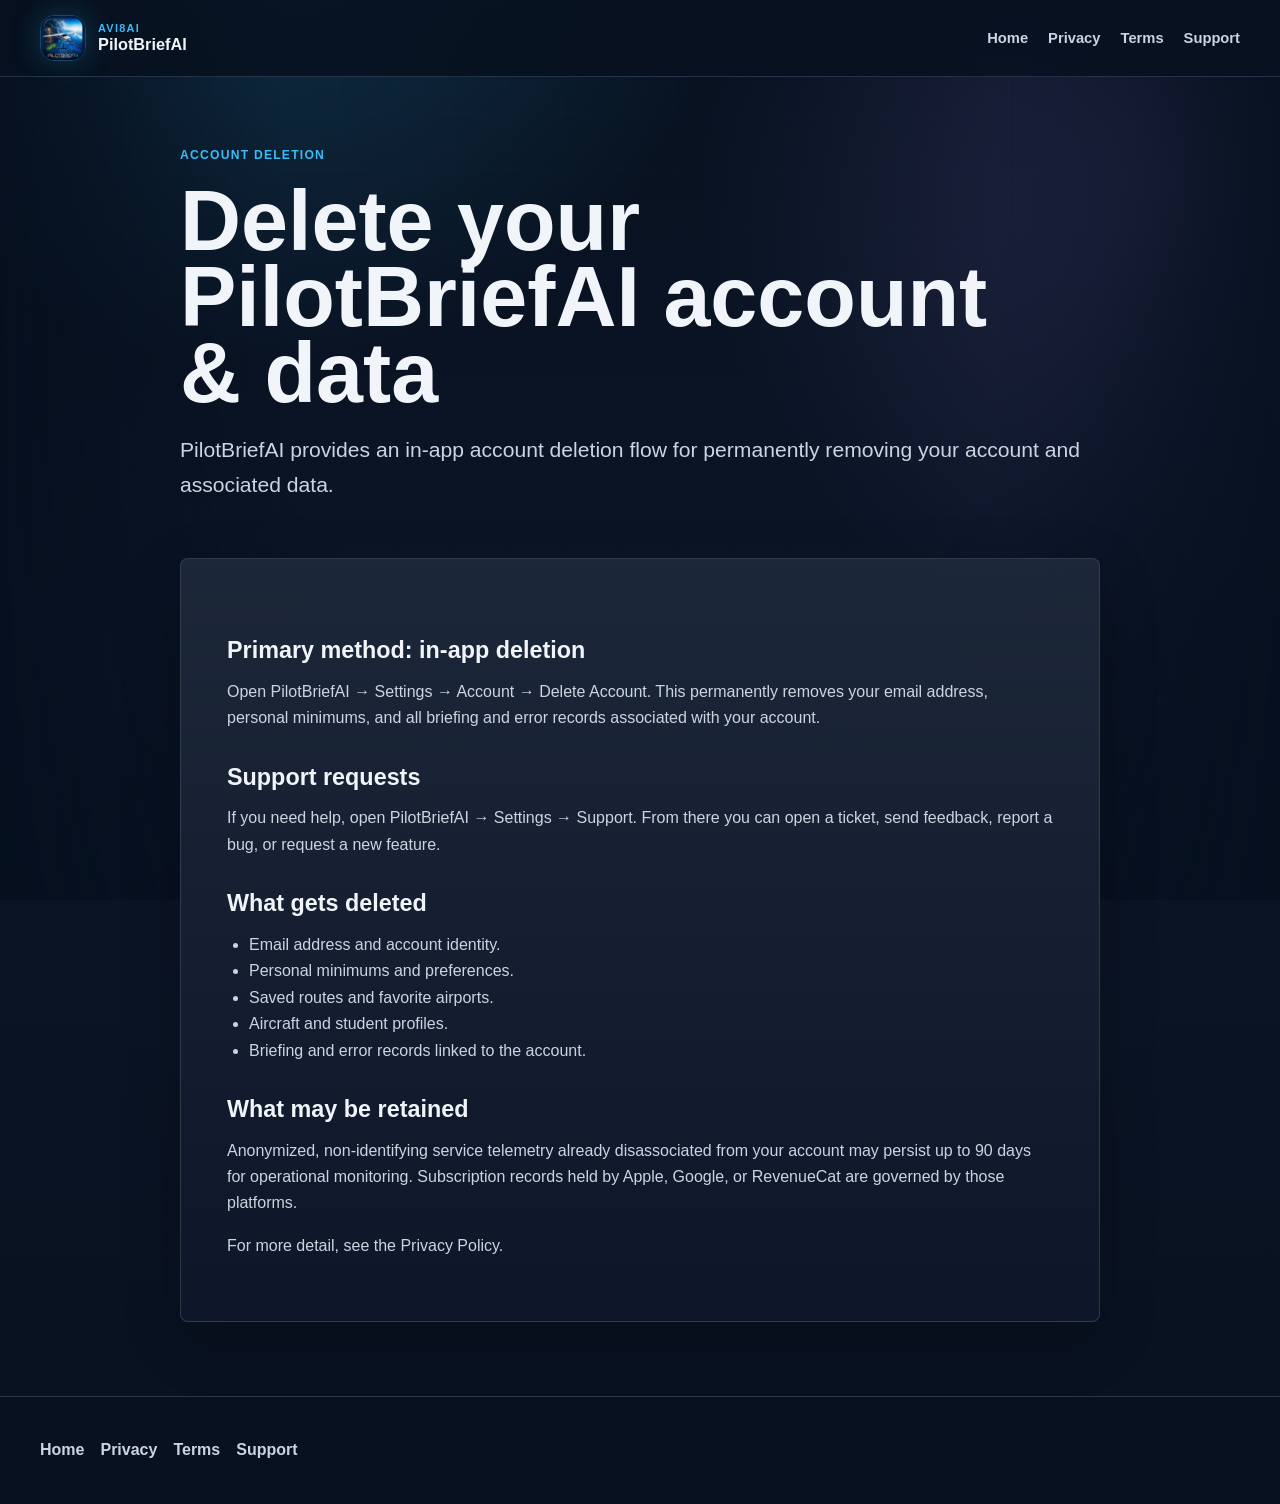
<file: data-deletion/index.html>
<!DOCTYPE html>
<html lang="en">
<head>
  <meta charset="utf-8">
  <meta name="viewport" content="width=device-width, initial-scale=1">
  <meta http-equiv="refresh" content="0; url=../delete-account/index.html">
  <title>Data Deletion | PilotBriefAI</title>
  <link rel="canonical" href="https://avi8ai.com/delete-account/">
  <link rel="stylesheet" href="../styles.css">
</head>
<body>
  <main class="legal-wrap legal-hero">
    <h1>Data Deletion</h1>
    <p class="lead">Redirecting to <a href="../delete-account/index.html">PilotBriefAI account deletion instructions</a>.</p>
  </main>
</body>
</html>
</file>
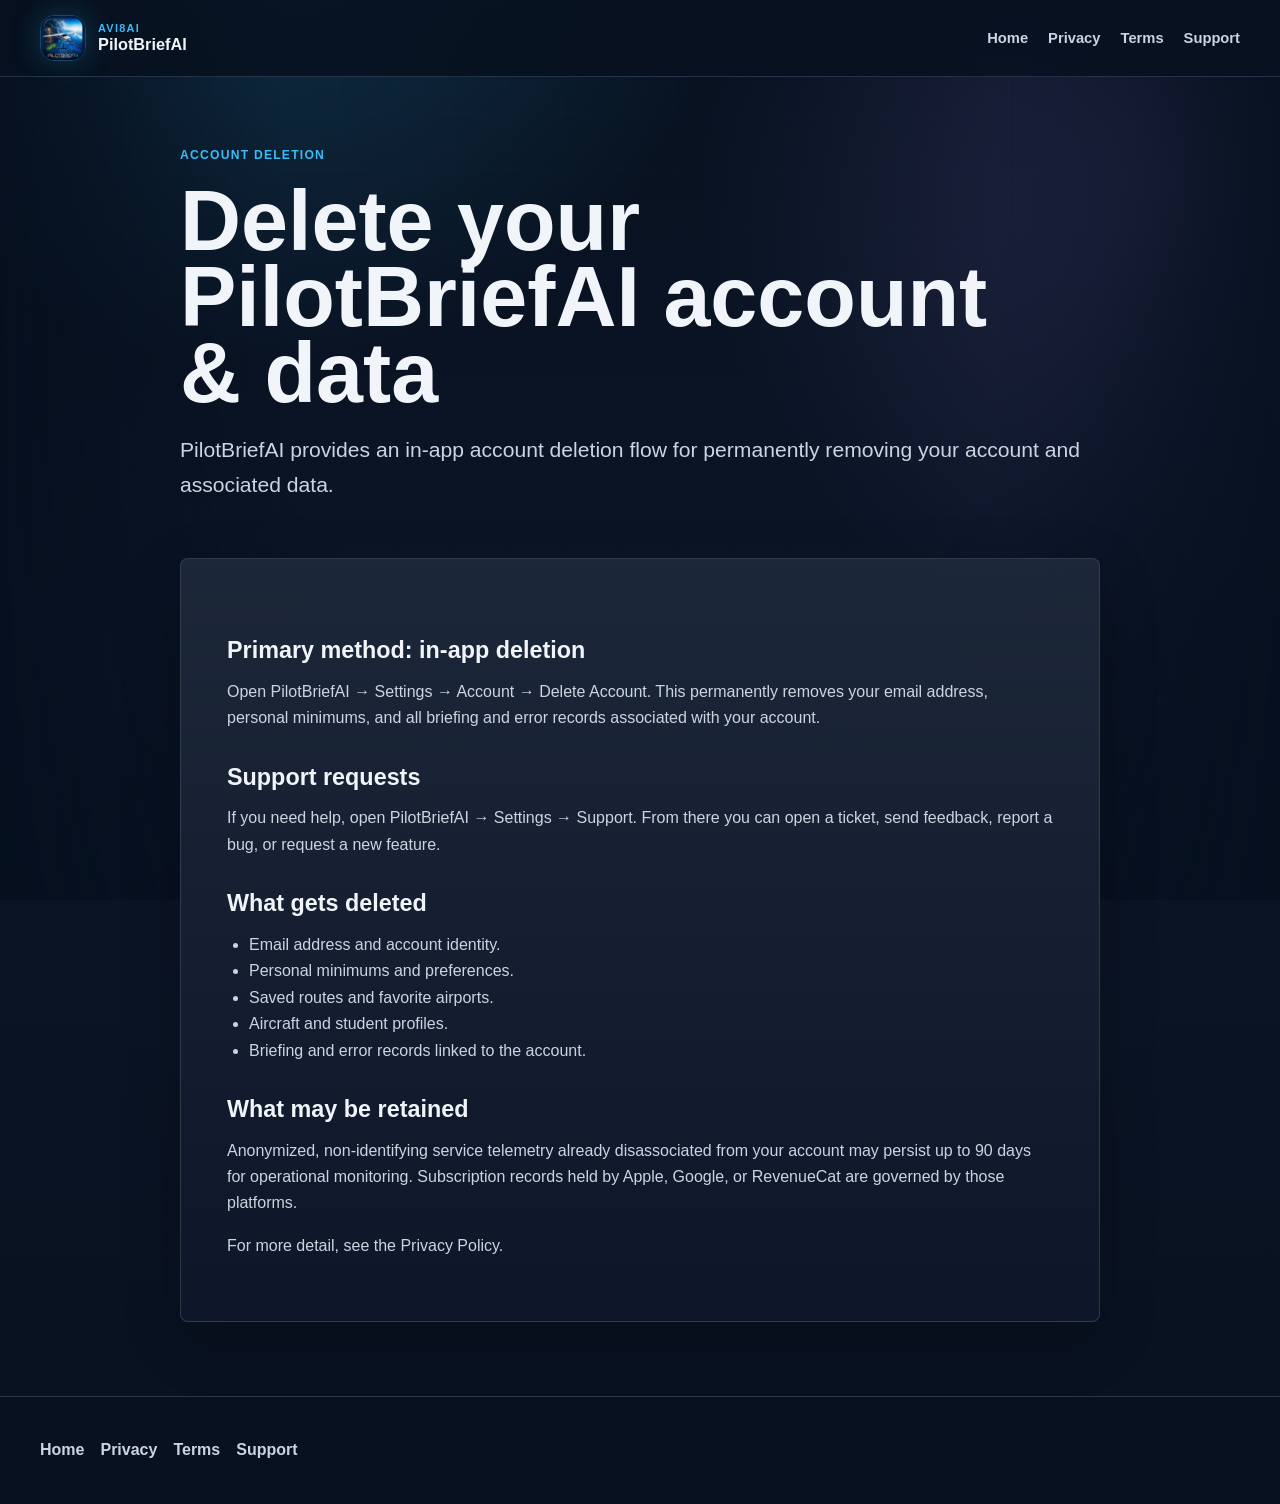
<file: delete-account/index.html>
<!DOCTYPE html>
<html lang="en">
<head>
  <meta charset="utf-8">
  <meta name="viewport" content="width=device-width, initial-scale=1">
  <title>Delete Account & Data | PilotBriefAI</title>
  <meta name="description" content="How to delete your PilotBriefAI account and associated aviation briefing app data, including account information, personal minimums, and subscription status.">
  <link rel="canonical" href="https://avi8ai.com/delete-account/">
  <link rel="icon" href="../assets/pilotbriefai-icon-192.png">
  <link rel="stylesheet" href="../styles.css">
</head>
<body>
  <header class="site-header">
    <div class="container nav">
      <a class="brand" href="../index.html"><img class="brand-mark" src="../assets/pilotbriefai-icon-192.png" alt=""><span><small>AVI8AI</small>PilotBriefAI</span></a>
      <nav class="nav-links" aria-label="Primary navigation">
        <a href="../index.html">Home</a>
        <a href="../privacy/index.html">Privacy</a>
        <a href="../terms/index.html">Terms</a>
        <a href="../support/index.html">Support</a>
      </nav>
    </div>
  </header>
  <main class="legal-wrap">
    <section class="legal-hero">
      <p class="eyebrow">Account deletion</p>
      <h1>Delete your PilotBriefAI account & data</h1>
      <p class="lead">PilotBriefAI provides an in-app account deletion flow for permanently removing your account and associated data.</p>
    </section>
    <article class="legal-card">
      <h2>Primary method: in-app deletion</h2>
      <p>Open PilotBriefAI → Settings → Account → Delete Account. This permanently removes your email address, personal minimums, and all briefing and error records associated with your account.</p>
      <h2>Support requests</h2>
      <p>If you need help, open PilotBriefAI → Settings → Support. From there you can open a ticket, send feedback, report a bug, or request a new feature.</p>
      <h2>What gets deleted</h2>
      <ul>
        <li>Email address and account identity.</li>
        <li>Personal minimums and preferences.</li>
        <li>Saved routes and favorite airports.</li>
        <li>Aircraft and student profiles.</li>
        <li>Briefing and error records linked to the account.</li>
      </ul>
      <h2>What may be retained</h2>
      <p>Anonymized, non-identifying service telemetry already disassociated from your account may persist up to 90 days for operational monitoring. Subscription records held by Apple, Google, or RevenueCat are governed by those platforms.</p>
      <p>For more detail, see the <a href="../privacy/index.html">Privacy Policy</a>.</p>
    </article>
  </main>
  <footer class="site-footer"><div class="container footer-links"><a href="../index.html">Home</a><a href="../privacy/index.html">Privacy</a><a href="../terms/index.html">Terms</a><a href="../support/index.html">Support</a></div></footer>
</body>
</html>
</file>
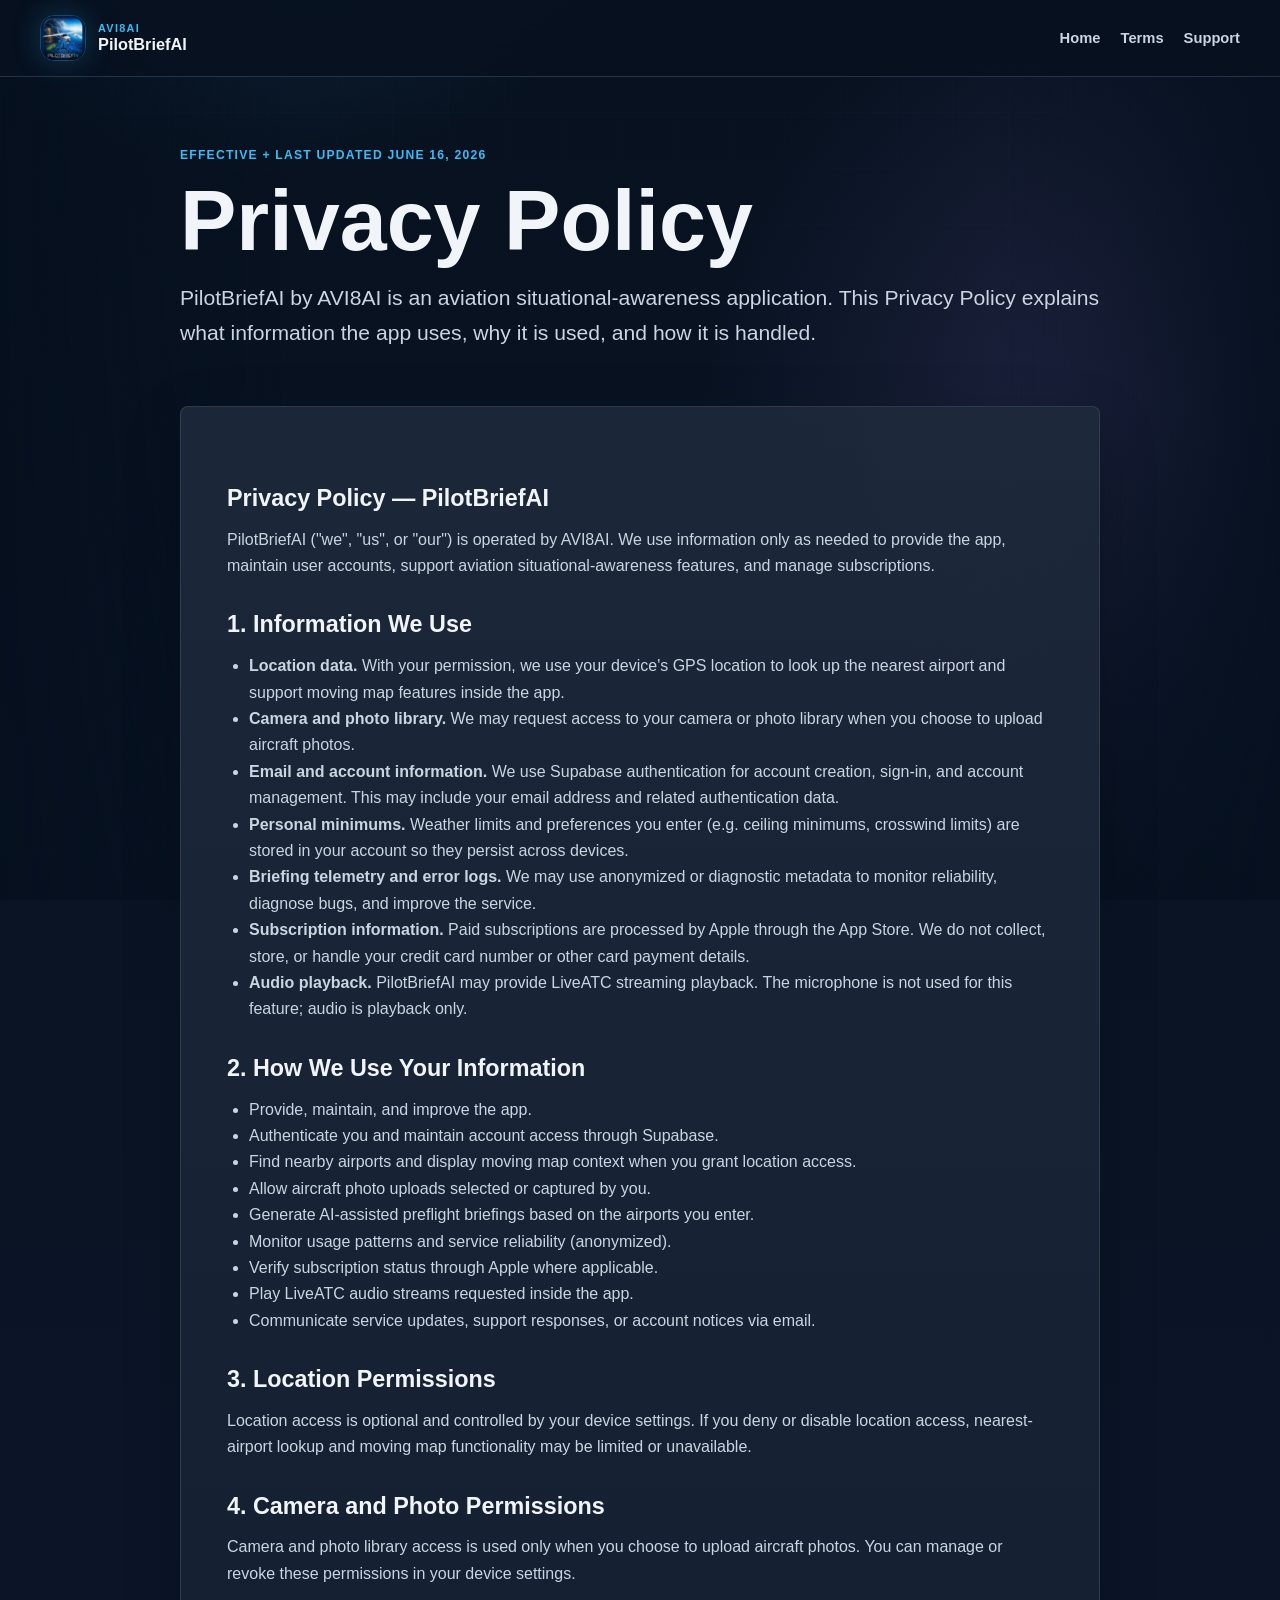
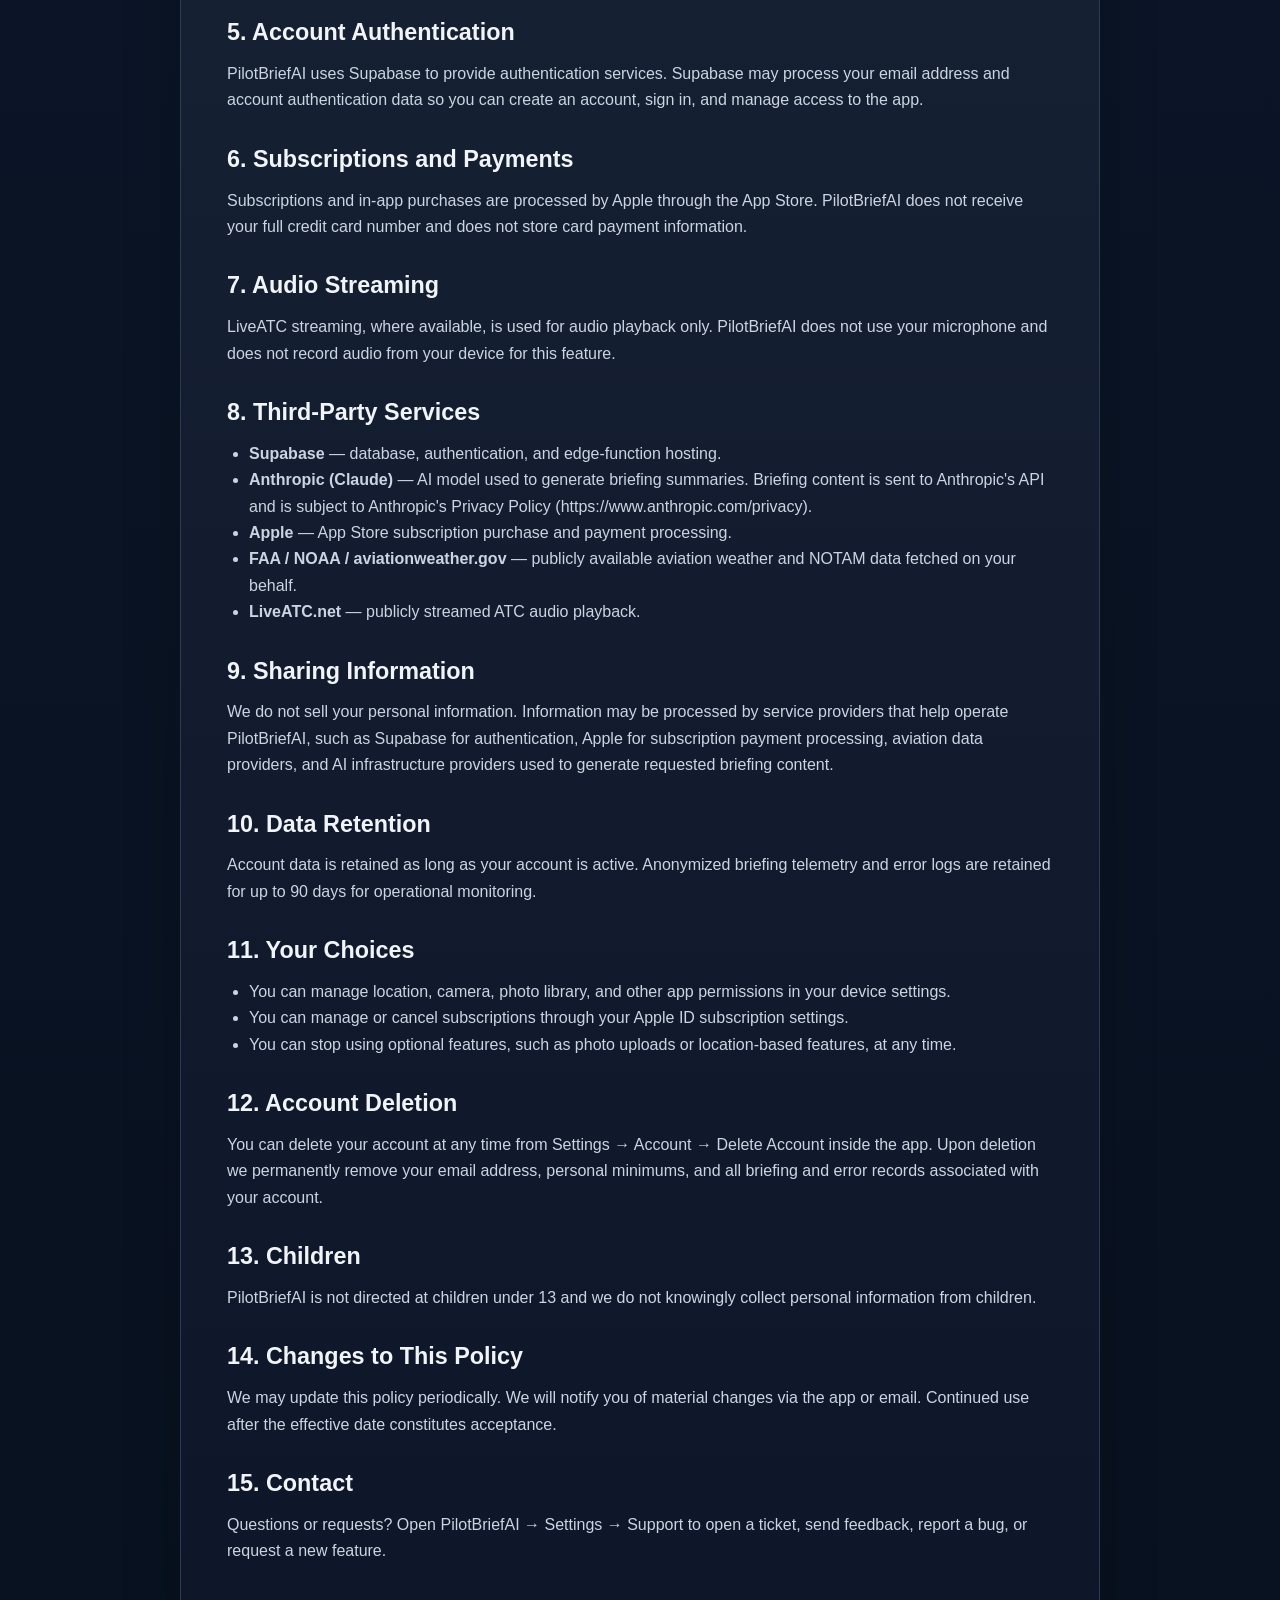
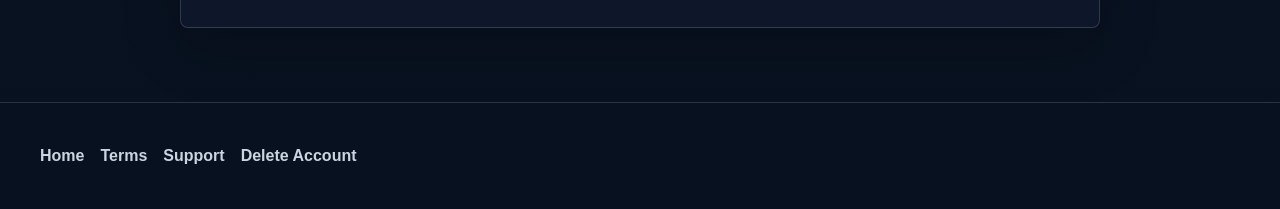
<file: privacy/index.html>
<!DOCTYPE html>
<html lang="en">
<head>
  <meta charset="utf-8">
  <meta name="viewport" content="width=device-width, initial-scale=1">
  <title>Privacy Policy | AVI8AI PilotBriefAI</title>
  <meta name="description" content="Privacy policy for AVI8AI PilotBriefAI, including location, camera, photo library, account, subscription payment, and audio playback disclosures.">
  <link rel="canonical" href="https://avi8ai.com/privacy/index.html">
  <link rel="icon" href="../assets/pilotbriefai-icon-192.png">
  <link rel="stylesheet" href="../styles.css">
</head>
<body>
  <header class="site-header">
    <div class="container nav">
      <a class="brand" href="../index.html"><img class="brand-mark" src="../assets/pilotbriefai-icon-192.png" alt=""><span><small>AVI8AI</small>PilotBriefAI</span></a>
      <nav class="nav-links" aria-label="Primary navigation">
        <a href="../index.html">Home</a>
        <a href="../terms/index.html">Terms</a>
        <a href="../support/index.html">Support</a>
      </nav>
    </div>
  </header>
  <main class="legal-wrap">
    <section class="legal-hero">
      <p class="eyebrow">Effective + last updated June 16, 2026</p>
      <h1>Privacy Policy</h1>
      <p class="lead">PilotBriefAI by AVI8AI is an aviation situational-awareness application. This Privacy Policy explains what information the app uses, why it is used, and how it is handled.</p>
    </section>
    <article class="legal-card">
      <h2>Privacy Policy — PilotBriefAI</h2>
      <p>PilotBriefAI ("we", "us", or "our") is operated by AVI8AI. We use information only as needed to provide the app, maintain user accounts, support aviation situational-awareness features, and manage subscriptions.</p>
      <h2>1. Information We Use</h2>
      <ul>
        <li><strong>Location data.</strong> With your permission, we use your device's GPS location to look up the nearest airport and support moving map features inside the app.</li>
        <li><strong>Camera and photo library.</strong> We may request access to your camera or photo library when you choose to upload aircraft photos.</li>
        <li><strong>Email and account information.</strong> We use Supabase authentication for account creation, sign-in, and account management. This may include your email address and related authentication data.</li>
        <li><strong>Personal minimums.</strong> Weather limits and preferences you enter (e.g. ceiling minimums, crosswind limits) are stored in your account so they persist across devices.</li>
        <li><strong>Briefing telemetry and error logs.</strong> We may use anonymized or diagnostic metadata to monitor reliability, diagnose bugs, and improve the service.</li>
        <li><strong>Subscription information.</strong> Paid subscriptions are processed by Apple through the App Store. We do not collect, store, or handle your credit card number or other card payment details.</li>
        <li><strong>Audio playback.</strong> PilotBriefAI may provide LiveATC streaming playback. The microphone is not used for this feature; audio is playback only.</li>
      </ul>
      <h2>2. How We Use Your Information</h2>
      <ul>
        <li>Provide, maintain, and improve the app.</li>
        <li>Authenticate you and maintain account access through Supabase.</li>
        <li>Find nearby airports and display moving map context when you grant location access.</li>
        <li>Allow aircraft photo uploads selected or captured by you.</li>
        <li>Generate AI-assisted preflight briefings based on the airports you enter.</li>
        <li>Monitor usage patterns and service reliability (anonymized).</li>
        <li>Verify subscription status through Apple where applicable.</li>
        <li>Play LiveATC audio streams requested inside the app.</li>
        <li>Communicate service updates, support responses, or account notices via email.</li>
      </ul>
      <h2>3. Location Permissions</h2>
      <p>Location access is optional and controlled by your device settings. If you deny or disable location access, nearest-airport lookup and moving map functionality may be limited or unavailable.</p>
      <h2>4. Camera and Photo Permissions</h2>
      <p>Camera and photo library access is used only when you choose to upload aircraft photos. You can manage or revoke these permissions in your device settings.</p>
      <h2>5. Account Authentication</h2>
      <p>PilotBriefAI uses Supabase to provide authentication services. Supabase may process your email address and account authentication data so you can create an account, sign in, and manage access to the app.</p>
      <h2>6. Subscriptions and Payments</h2>
      <p>Subscriptions and in-app purchases are processed by Apple through the App Store. PilotBriefAI does not receive your full credit card number and does not store card payment information.</p>
      <h2>7. Audio Streaming</h2>
      <p>LiveATC streaming, where available, is used for audio playback only. PilotBriefAI does not use your microphone and does not record audio from your device for this feature.</p>
      <h2>8. Third-Party Services</h2>
      <ul>
        <li><strong>Supabase</strong> — database, authentication, and edge-function hosting.</li>
        <li><strong>Anthropic (Claude)</strong> — AI model used to generate briefing summaries. Briefing content is sent to Anthropic's API and is subject to Anthropic's Privacy Policy (<a href="https://www.anthropic.com/privacy">https://www.anthropic.com/privacy</a>).</li>
        <li><strong>Apple</strong> — App Store subscription purchase and payment processing.</li>
        <li><strong>FAA / NOAA / aviationweather.gov</strong> — publicly available aviation weather and NOTAM data fetched on your behalf.</li>
        <li><strong>LiveATC.net</strong> — publicly streamed ATC audio playback.</li>
      </ul>
      <h2>9. Sharing Information</h2>
      <p>We do not sell your personal information. Information may be processed by service providers that help operate PilotBriefAI, such as Supabase for authentication, Apple for subscription payment processing, aviation data providers, and AI infrastructure providers used to generate requested briefing content.</p>
      <h2>10. Data Retention</h2>
      <p>Account data is retained as long as your account is active. Anonymized briefing telemetry and error logs are retained for up to 90 days for operational monitoring.</p>
      <h2>11. Your Choices</h2>
      <ul>
        <li>You can manage location, camera, photo library, and other app permissions in your device settings.</li>
        <li>You can manage or cancel subscriptions through your Apple ID subscription settings.</li>
        <li>You can stop using optional features, such as photo uploads or location-based features, at any time.</li>
      </ul>
      <h2>12. Account Deletion</h2>
      <p>You can delete your account at any time from Settings → Account → Delete Account inside the app. Upon deletion we permanently remove your email address, personal minimums, and all briefing and error records associated with your account.</p>
      <h2>13. Children</h2>
      <p>PilotBriefAI is not directed at children under 13 and we do not knowingly collect personal information from children.</p>
      <h2>14. Changes to This Policy</h2>
      <p>We may update this policy periodically. We will notify you of material changes via the app or email. Continued use after the effective date constitutes acceptance.</p>
      <h2>15. Contact</h2>
      <p>Questions or requests? Open PilotBriefAI → Settings → Support to open a ticket, send feedback, report a bug, or request a new feature.</p>
    </article>
  </main>
  <footer class="site-footer"><div class="container footer-links"><a href="../index.html">Home</a><a href="../terms/index.html">Terms</a><a href="../support/index.html">Support</a><a href="../delete-account/index.html">Delete Account</a></div></footer>
</body>
</html>
</file>
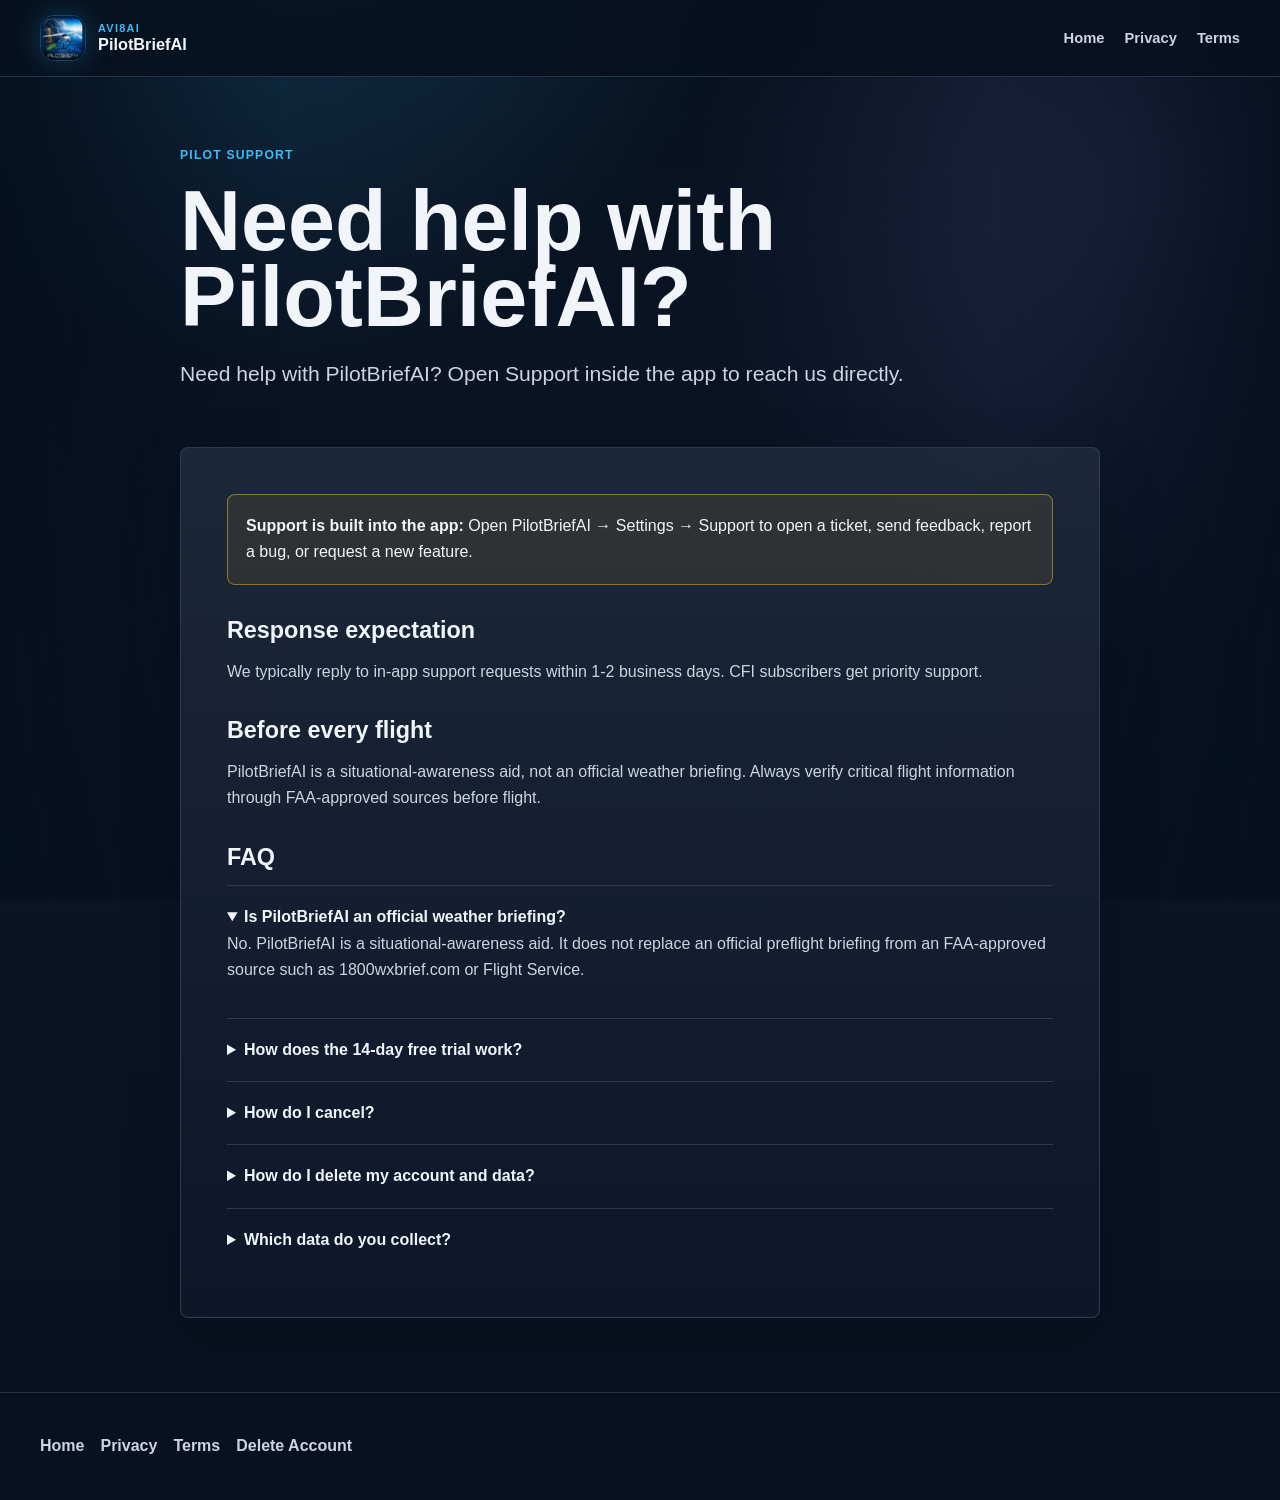
<file: support/index.html>
<!DOCTYPE html>
<html lang="en">
<head>
  <meta charset="utf-8">
  <meta name="viewport" content="width=device-width, initial-scale=1">
  <title>Support | PilotBriefAI Pilot Weather Briefing App</title>
  <meta name="description" content="Get support for PilotBriefAI, the AI pilot weather briefing app with METAR/TAF analysis, personal minimums, live ATC, ADS-B tracking, and FLY sectional GPS.">
  <link rel="canonical" href="https://avi8ai.com/support/">
  <link rel="icon" href="../assets/pilotbriefai-icon-192.png">
  <link rel="stylesheet" href="../styles.css">
</head>
<body>
  <header class="site-header">
    <div class="container nav">
      <a class="brand" href="../index.html"><img class="brand-mark" src="../assets/pilotbriefai-icon-192.png" alt=""><span><small>AVI8AI</small>PilotBriefAI</span></a>
      <nav class="nav-links" aria-label="Primary navigation">
        <a href="../index.html">Home</a>
        <a href="../privacy/index.html">Privacy</a>
        <a href="../terms/index.html">Terms</a>
      </nav>
    </div>
  </header>
  <main class="legal-wrap">
    <section class="legal-hero">
      <p class="eyebrow">Pilot support</p>
      <h1>Need help with PilotBriefAI?</h1>
      <p class="lead">Need help with PilotBriefAI? Open Support inside the app to reach us directly.</p>
    </section>
    <article class="legal-card">
      <div class="notice">
        <strong>Support is built into the app:</strong> Open PilotBriefAI → Settings → Support to open a ticket, send feedback, report a bug, or request a new feature.
      </div>
      <h2>Response expectation</h2>
      <p>We typically reply to in-app support requests within 1-2 business days. CFI subscribers get priority support.</p>
      <h2>Before every flight</h2>
      <p>PilotBriefAI is a situational-awareness aid, not an official weather briefing. Always verify critical flight information through FAA-approved sources before flight.</p>
      <section class="faq" aria-label="Frequently asked questions">
        <h2>FAQ</h2>
        <details open>
          <summary>Is PilotBriefAI an official weather briefing?</summary>
          <p>No. PilotBriefAI is a situational-awareness aid. It does not replace an official preflight briefing from an FAA-approved source such as 1800wxbrief.com or Flight Service.</p>
        </details>
        <details>
          <summary>How does the 14-day free trial work?</summary>
          <p>Every authenticated pilot gets full IFR-tier access for 14 days with no credit card required. The trial is limited to one per account.</p>
        </details>
        <details>
          <summary>How do I cancel?</summary>
          <p>Cancel through your device's App Store or Google Play subscription settings. Access continues until the end of the current billing period.</p>
        </details>
        <details>
          <summary>How do I delete my account and data?</summary>
          <p>Open PilotBriefAI → Settings → Account → Delete Account, or review the public deletion instructions at <a href="../delete-account/index.html">avi8ai.com/delete-account/</a>.</p>
        </details>
        <details>
          <summary>Which data do you collect?</summary>
          <p>See the <a href="../privacy/index.html">Privacy Policy</a> for the full data map and retention details.</p>
        </details>
      </section>
    </article>
  </main>
  <footer class="site-footer"><div class="container footer-links"><a href="../index.html">Home</a><a href="../privacy/index.html">Privacy</a><a href="../terms/index.html">Terms</a><a href="../delete-account/index.html">Delete Account</a></div></footer>
</body>
</html>
</file>
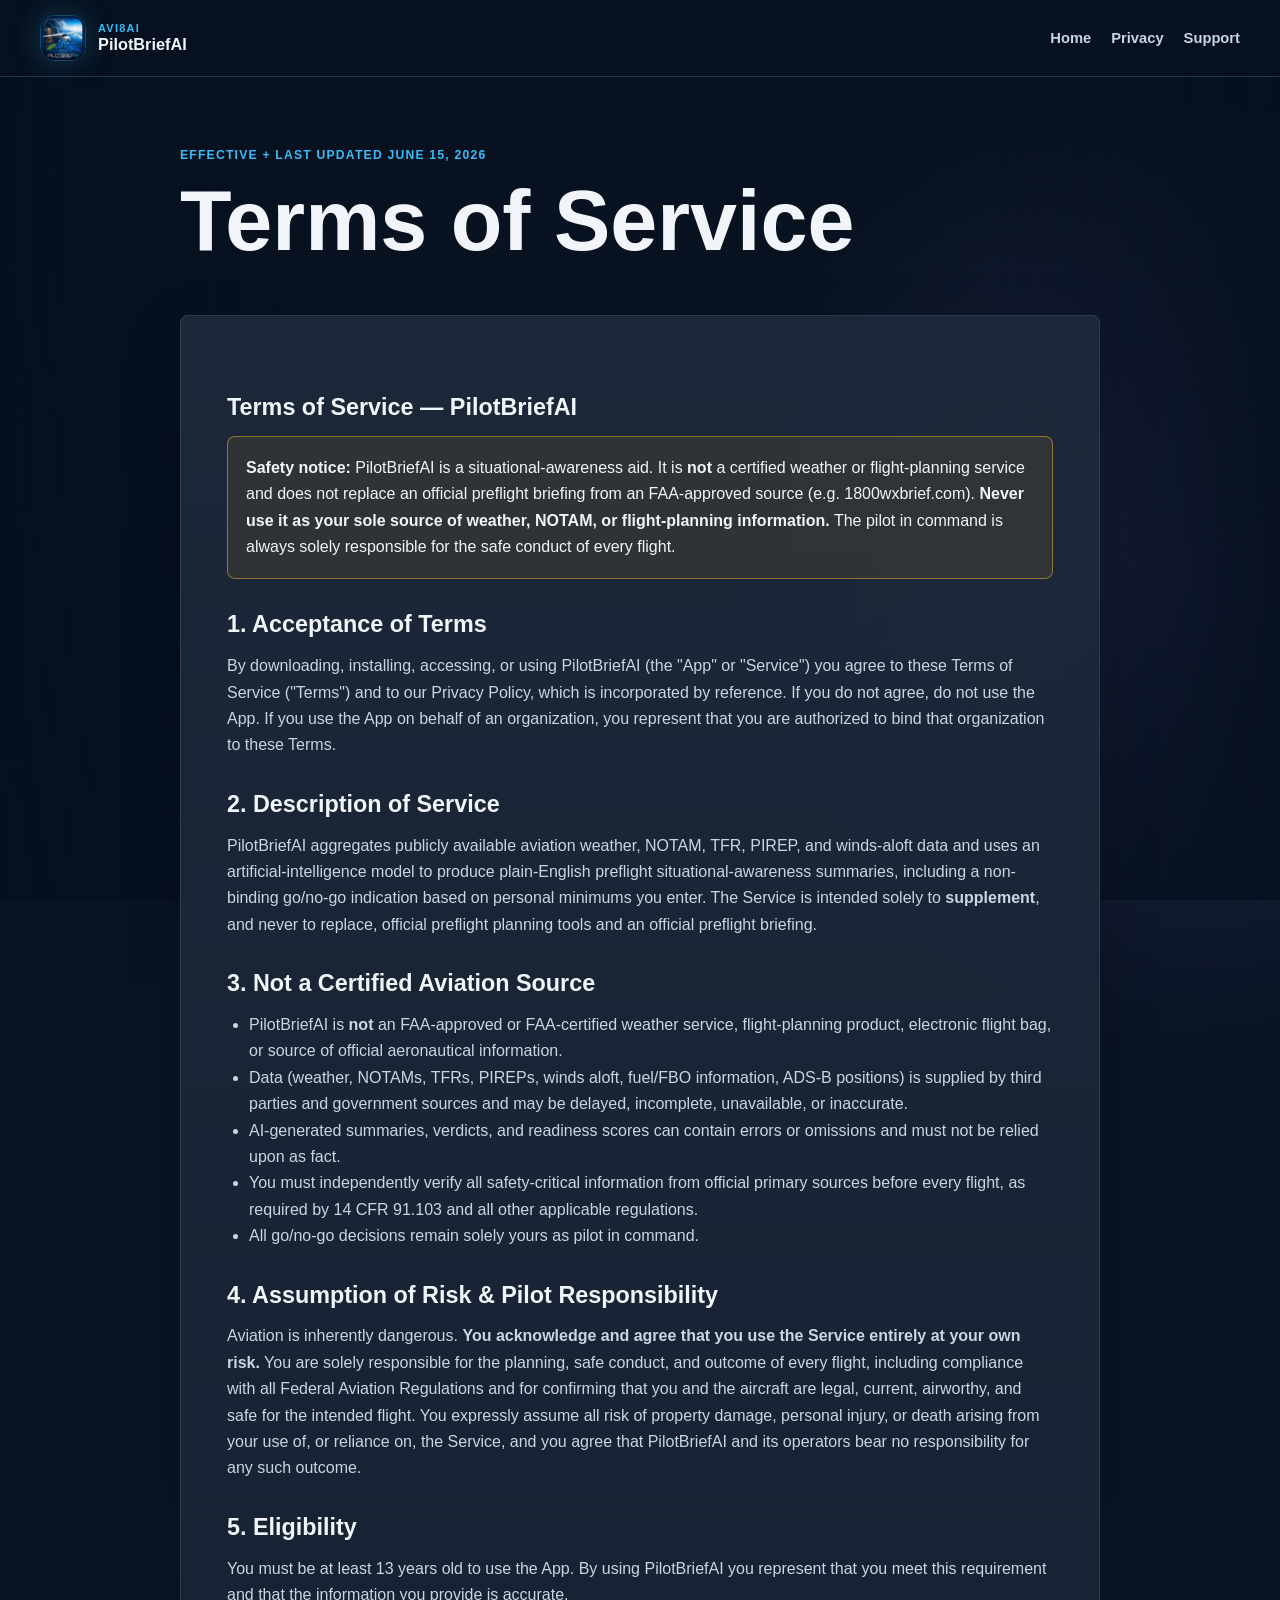
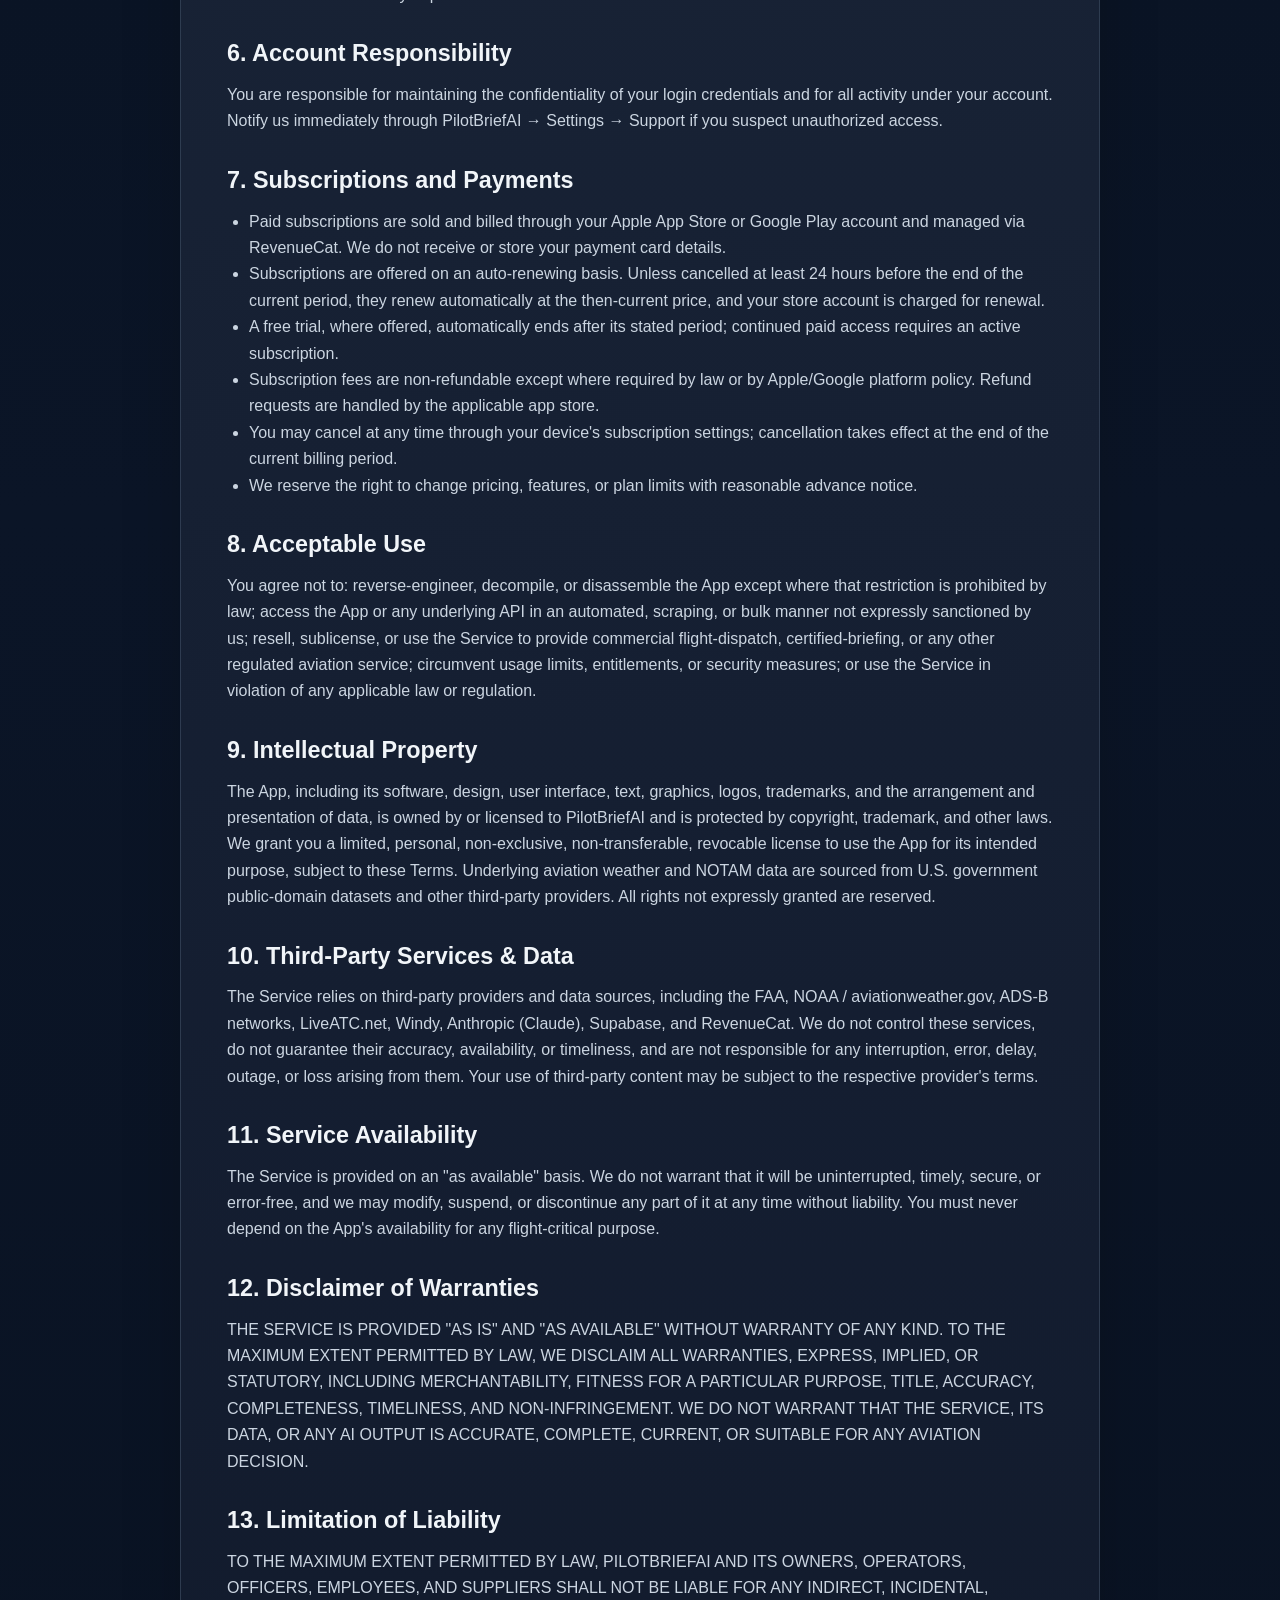
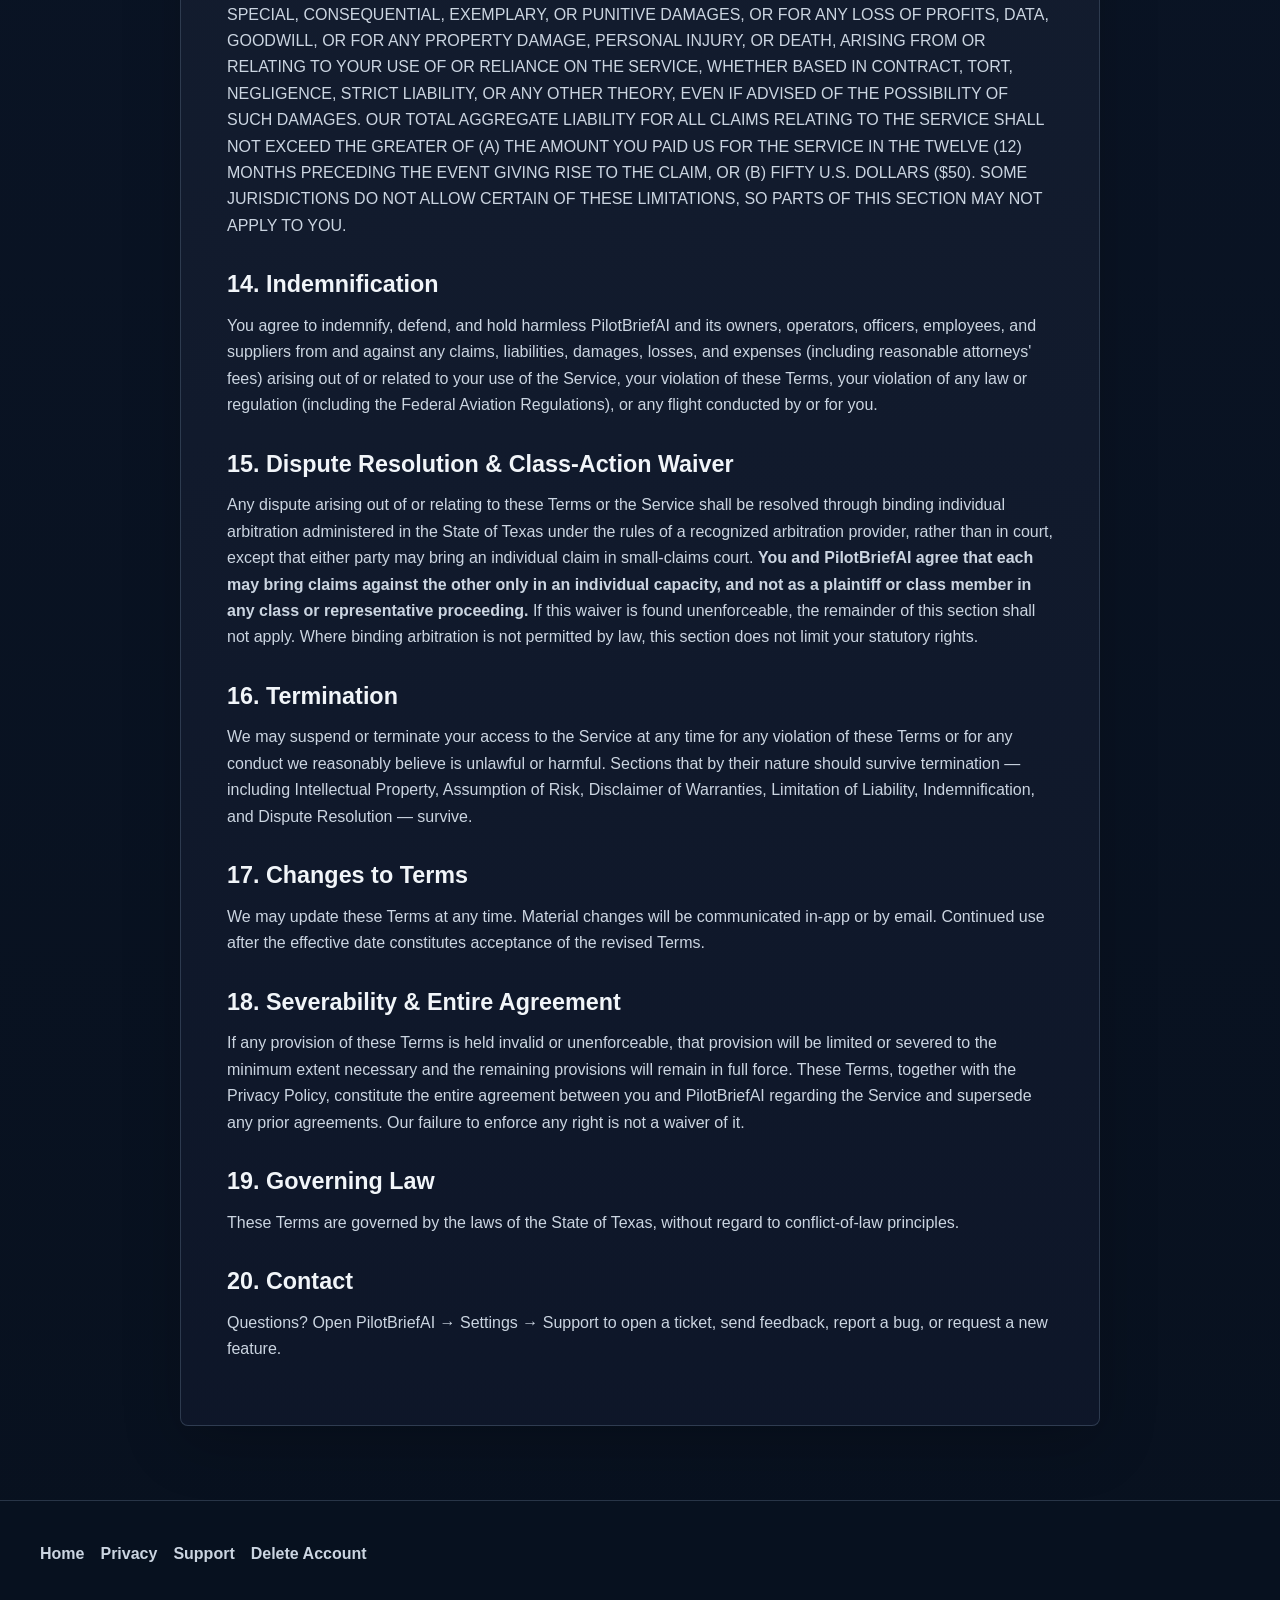
<file: terms/index.html>
<!DOCTYPE html>
<html lang="en">
<head>
  <meta charset="utf-8">
  <meta name="viewport" content="width=device-width, initial-scale=1">
  <title>Terms of Service | PilotBriefAI Aviation Weather Briefing App</title>
  <meta name="description" content="Terms of service and aviation safety notices for PilotBriefAI, an AI aviation weather briefing and pilot decision-support app.">
  <link rel="canonical" href="https://avi8ai.com/terms/">
  <link rel="icon" href="../assets/pilotbriefai-icon-192.png">
  <link rel="stylesheet" href="../styles.css">
</head>
<body>
  <header class="site-header">
    <div class="container nav">
      <a class="brand" href="../index.html"><img class="brand-mark" src="../assets/pilotbriefai-icon-192.png" alt=""><span><small>AVI8AI</small>PilotBriefAI</span></a>
      <nav class="nav-links" aria-label="Primary navigation">
        <a href="../index.html">Home</a>
        <a href="../privacy/index.html">Privacy</a>
        <a href="../support/index.html">Support</a>
      </nav>
    </div>
  </header>
  <main class="legal-wrap">
    <section class="legal-hero">
      <p class="eyebrow">Effective + last updated June 15, 2026</p>
      <h1>Terms of Service</h1>
    </section>
    <article class="legal-card">
      <h2>Terms of Service — PilotBriefAI</h2>
      <div class="notice"><strong>Safety notice:</strong> PilotBriefAI is a situational-awareness aid. It is <strong>not</strong> a certified weather or flight-planning service and does not replace an official preflight briefing from an FAA-approved source (e.g. 1800wxbrief.com). <strong>Never use it as your sole source of weather, NOTAM, or flight-planning information.</strong> The pilot in command is always solely responsible for the safe conduct of every flight.</div>
      <h2>1. Acceptance of Terms</h2>
      <p>By downloading, installing, accessing, or using PilotBriefAI (the "App" or "Service") you agree to these Terms of Service ("Terms") and to our Privacy Policy, which is incorporated by reference. If you do not agree, do not use the App. If you use the App on behalf of an organization, you represent that you are authorized to bind that organization to these Terms.</p>
      <h2>2. Description of Service</h2>
      <p>PilotBriefAI aggregates publicly available aviation weather, NOTAM, TFR, PIREP, and winds-aloft data and uses an artificial-intelligence model to produce plain-English preflight situational-awareness summaries, including a non-binding go/no-go indication based on personal minimums you enter. The Service is intended solely to <strong>supplement</strong>, and never to replace, official preflight planning tools and an official preflight briefing.</p>
      <h2>3. Not a Certified Aviation Source</h2>
      <ul>
        <li>PilotBriefAI is <strong>not</strong> an FAA-approved or FAA-certified weather service, flight-planning product, electronic flight bag, or source of official aeronautical information.</li>
        <li>Data (weather, NOTAMs, TFRs, PIREPs, winds aloft, fuel/FBO information, ADS-B positions) is supplied by third parties and government sources and may be delayed, incomplete, unavailable, or inaccurate.</li>
        <li>AI-generated summaries, verdicts, and readiness scores can contain errors or omissions and must not be relied upon as fact.</li>
        <li>You must independently verify all safety-critical information from official primary sources before every flight, as required by 14 CFR 91.103 and all other applicable regulations.</li>
        <li>All go/no-go decisions remain solely yours as pilot in command.</li>
      </ul>
      <h2>4. Assumption of Risk &amp; Pilot Responsibility</h2>
      <p>Aviation is inherently dangerous. <strong>You acknowledge and agree that you use the Service entirely at your own risk.</strong> You are solely responsible for the planning, safe conduct, and outcome of every flight, including compliance with all Federal Aviation Regulations and for confirming that you and the aircraft are legal, current, airworthy, and safe for the intended flight. You expressly assume all risk of property damage, personal injury, or death arising from your use of, or reliance on, the Service, and you agree that PilotBriefAI and its operators bear no responsibility for any such outcome.</p>
      <h2>5. Eligibility</h2>
      <p>You must be at least 13 years old to use the App. By using PilotBriefAI you represent that you meet this requirement and that the information you provide is accurate.</p>
      <h2>6. Account Responsibility</h2>
      <p>You are responsible for maintaining the confidentiality of your login credentials and for all activity under your account. Notify us immediately through PilotBriefAI → Settings → Support if you suspect unauthorized access.</p>
      <h2>7. Subscriptions and Payments</h2>
      <ul>
        <li>Paid subscriptions are sold and billed through your Apple App Store or Google Play account and managed via RevenueCat. We do not receive or store your payment card details.</li>
        <li>Subscriptions are offered on an auto-renewing basis. Unless cancelled at least 24 hours before the end of the current period, they renew automatically at the then-current price, and your store account is charged for renewal.</li>
        <li>A free trial, where offered, automatically ends after its stated period; continued paid access requires an active subscription.</li>
        <li>Subscription fees are non-refundable except where required by law or by Apple/Google platform policy. Refund requests are handled by the applicable app store.</li>
        <li>You may cancel at any time through your device's subscription settings; cancellation takes effect at the end of the current billing period.</li>
        <li>We reserve the right to change pricing, features, or plan limits with reasonable advance notice.</li>
      </ul>
      <h2>8. Acceptable Use</h2>
      <p>You agree not to: reverse-engineer, decompile, or disassemble the App except where that restriction is prohibited by law; access the App or any underlying API in an automated, scraping, or bulk manner not expressly sanctioned by us; resell, sublicense, or use the Service to provide commercial flight-dispatch, certified-briefing, or any other regulated aviation service; circumvent usage limits, entitlements, or security measures; or use the Service in violation of any applicable law or regulation.</p>
      <h2>9. Intellectual Property</h2>
      <p>The App, including its software, design, user interface, text, graphics, logos, trademarks, and the arrangement and presentation of data, is owned by or licensed to PilotBriefAI and is protected by copyright, trademark, and other laws. We grant you a limited, personal, non-exclusive, non-transferable, revocable license to use the App for its intended purpose, subject to these Terms. Underlying aviation weather and NOTAM data are sourced from U.S. government public-domain datasets and other third-party providers. All rights not expressly granted are reserved.</p>
      <h2>10. Third-Party Services &amp; Data</h2>
      <p>The Service relies on third-party providers and data sources, including the FAA, NOAA / aviationweather.gov, ADS-B networks, LiveATC.net, Windy, Anthropic (Claude), Supabase, and RevenueCat. We do not control these services, do not guarantee their accuracy, availability, or timeliness, and are not responsible for any interruption, error, delay, outage, or loss arising from them. Your use of third-party content may be subject to the respective provider's terms.</p>
      <h2>11. Service Availability</h2>
      <p>The Service is provided on an "as available" basis. We do not warrant that it will be uninterrupted, timely, secure, or error-free, and we may modify, suspend, or discontinue any part of it at any time without liability. You must never depend on the App's availability for any flight-critical purpose.</p>
      <h2>12. Disclaimer of Warranties</h2>
      <p>THE SERVICE IS PROVIDED "AS IS" AND "AS AVAILABLE" WITHOUT WARRANTY OF ANY KIND. TO THE MAXIMUM EXTENT PERMITTED BY LAW, WE DISCLAIM ALL WARRANTIES, EXPRESS, IMPLIED, OR STATUTORY, INCLUDING MERCHANTABILITY, FITNESS FOR A PARTICULAR PURPOSE, TITLE, ACCURACY, COMPLETENESS, TIMELINESS, AND NON-INFRINGEMENT. WE DO NOT WARRANT THAT THE SERVICE, ITS DATA, OR ANY AI OUTPUT IS ACCURATE, COMPLETE, CURRENT, OR SUITABLE FOR ANY AVIATION DECISION.</p>
      <h2>13. Limitation of Liability</h2>
      <p>TO THE MAXIMUM EXTENT PERMITTED BY LAW, PILOTBRIEFAI AND ITS OWNERS, OPERATORS, OFFICERS, EMPLOYEES, AND SUPPLIERS SHALL NOT BE LIABLE FOR ANY INDIRECT, INCIDENTAL, SPECIAL, CONSEQUENTIAL, EXEMPLARY, OR PUNITIVE DAMAGES, OR FOR ANY LOSS OF PROFITS, DATA, GOODWILL, OR FOR ANY PROPERTY DAMAGE, PERSONAL INJURY, OR DEATH, ARISING FROM OR RELATING TO YOUR USE OF OR RELIANCE ON THE SERVICE, WHETHER BASED IN CONTRACT, TORT, NEGLIGENCE, STRICT LIABILITY, OR ANY OTHER THEORY, EVEN IF ADVISED OF THE POSSIBILITY OF SUCH DAMAGES. OUR TOTAL AGGREGATE LIABILITY FOR ALL CLAIMS RELATING TO THE SERVICE SHALL NOT EXCEED THE GREATER OF (A) THE AMOUNT YOU PAID US FOR THE SERVICE IN THE TWELVE (12) MONTHS PRECEDING THE EVENT GIVING RISE TO THE CLAIM, OR (B) FIFTY U.S. DOLLARS ($50). SOME JURISDICTIONS DO NOT ALLOW CERTAIN OF THESE LIMITATIONS, SO PARTS OF THIS SECTION MAY NOT APPLY TO YOU.</p>
      <h2>14. Indemnification</h2>
      <p>You agree to indemnify, defend, and hold harmless PilotBriefAI and its owners, operators, officers, employees, and suppliers from and against any claims, liabilities, damages, losses, and expenses (including reasonable attorneys' fees) arising out of or related to your use of the Service, your violation of these Terms, your violation of any law or regulation (including the Federal Aviation Regulations), or any flight conducted by or for you.</p>
      <h2>15. Dispute Resolution &amp; Class-Action Waiver</h2>
      <p>Any dispute arising out of or relating to these Terms or the Service shall be resolved through binding individual arbitration administered in the State of Texas under the rules of a recognized arbitration provider, rather than in court, except that either party may bring an individual claim in small-claims court. <strong>You and PilotBriefAI agree that each may bring claims against the other only in an individual capacity, and not as a plaintiff or class member in any class or representative proceeding.</strong> If this waiver is found unenforceable, the remainder of this section shall not apply. Where binding arbitration is not permitted by law, this section does not limit your statutory rights.</p>
      <h2>16. Termination</h2>
      <p>We may suspend or terminate your access to the Service at any time for any violation of these Terms or for any conduct we reasonably believe is unlawful or harmful. Sections that by their nature should survive termination — including Intellectual Property, Assumption of Risk, Disclaimer of Warranties, Limitation of Liability, Indemnification, and Dispute Resolution — survive.</p>
      <h2>17. Changes to Terms</h2>
      <p>We may update these Terms at any time. Material changes will be communicated in-app or by email. Continued use after the effective date constitutes acceptance of the revised Terms.</p>
      <h2>18. Severability &amp; Entire Agreement</h2>
      <p>If any provision of these Terms is held invalid or unenforceable, that provision will be limited or severed to the minimum extent necessary and the remaining provisions will remain in full force. These Terms, together with the Privacy Policy, constitute the entire agreement between you and PilotBriefAI regarding the Service and supersede any prior agreements. Our failure to enforce any right is not a waiver of it.</p>
      <h2>19. Governing Law</h2>
      <p>These Terms are governed by the laws of the State of Texas, without regard to conflict-of-law principles.</p>
      <h2>20. Contact</h2>
      <p>Questions? Open PilotBriefAI → Settings → Support to open a ticket, send feedback, report a bug, or request a new feature.</p>
    </article>
  </main>
  <footer class="site-footer"><div class="container footer-links"><a href="../index.html">Home</a><a href="../privacy/index.html">Privacy</a><a href="../support/index.html">Support</a><a href="../delete-account/index.html">Delete Account</a></div></footer>
</body>
</html>
</file>
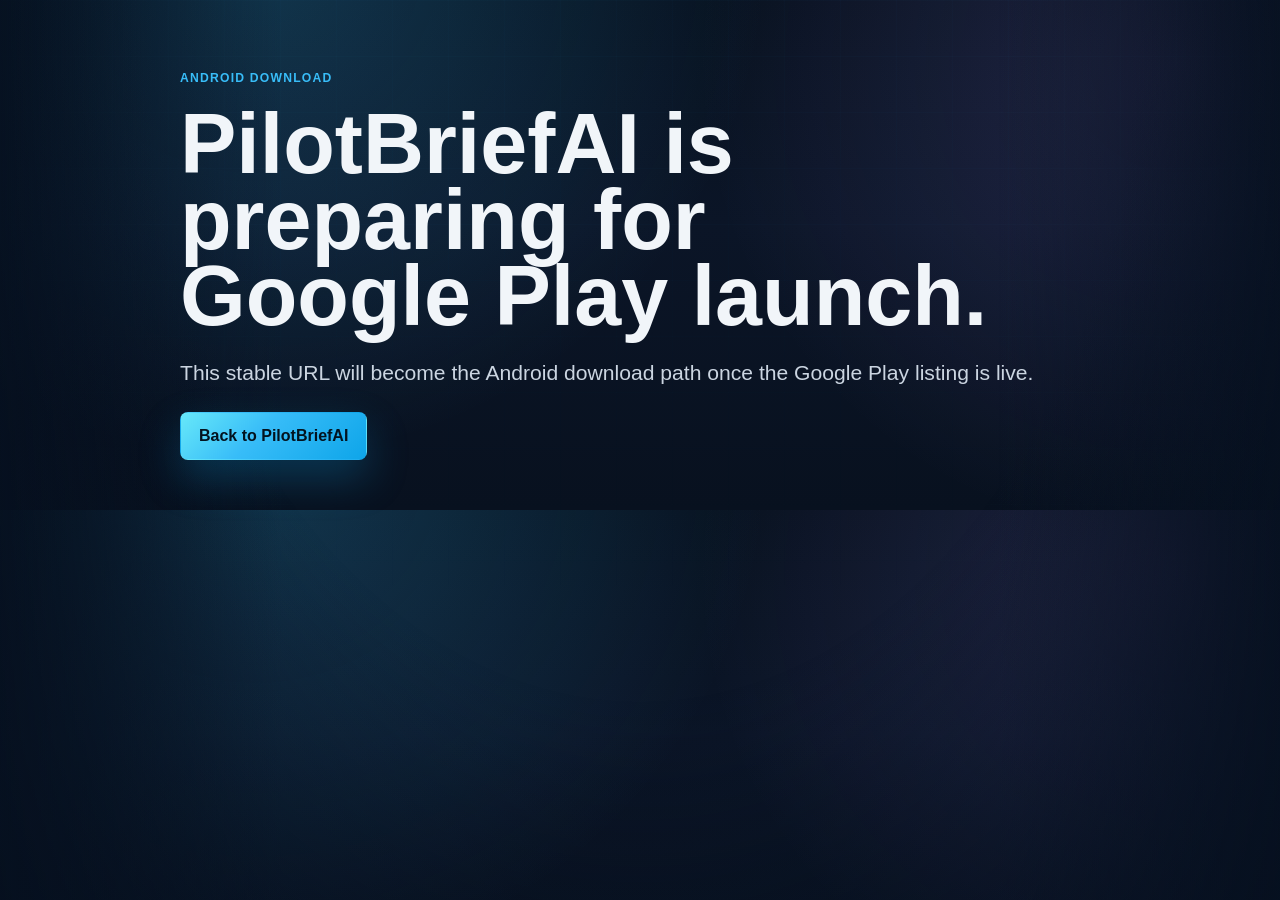
<file: download/android/index.html>
<!DOCTYPE html>
<html lang="en">
<head>
  <meta charset="utf-8">
  <meta name="viewport" content="width=device-width, initial-scale=1">
  <meta name="robots" content="noindex">
  <title>Download PilotBriefAI for Android</title>
  <link rel="canonical" href="https://avi8ai.com/download/android/">
  <link rel="icon" href="../../assets/pilotbriefai-icon-192.png">
  <link rel="stylesheet" href="../../styles.css">
</head>
<body>
  <main class="legal-wrap">
    <section class="legal-hero">
      <p class="eyebrow">Android download</p>
      <h1>PilotBriefAI is preparing for Google Play launch.</h1>
      <p class="lead">This stable URL will become the Android download path once the Google Play listing is live.</p>
      <p><a class="btn primary" href="../../index.html">Back to PilotBriefAI</a></p>
    </section>
  </main>
</body>
</html>
</file>
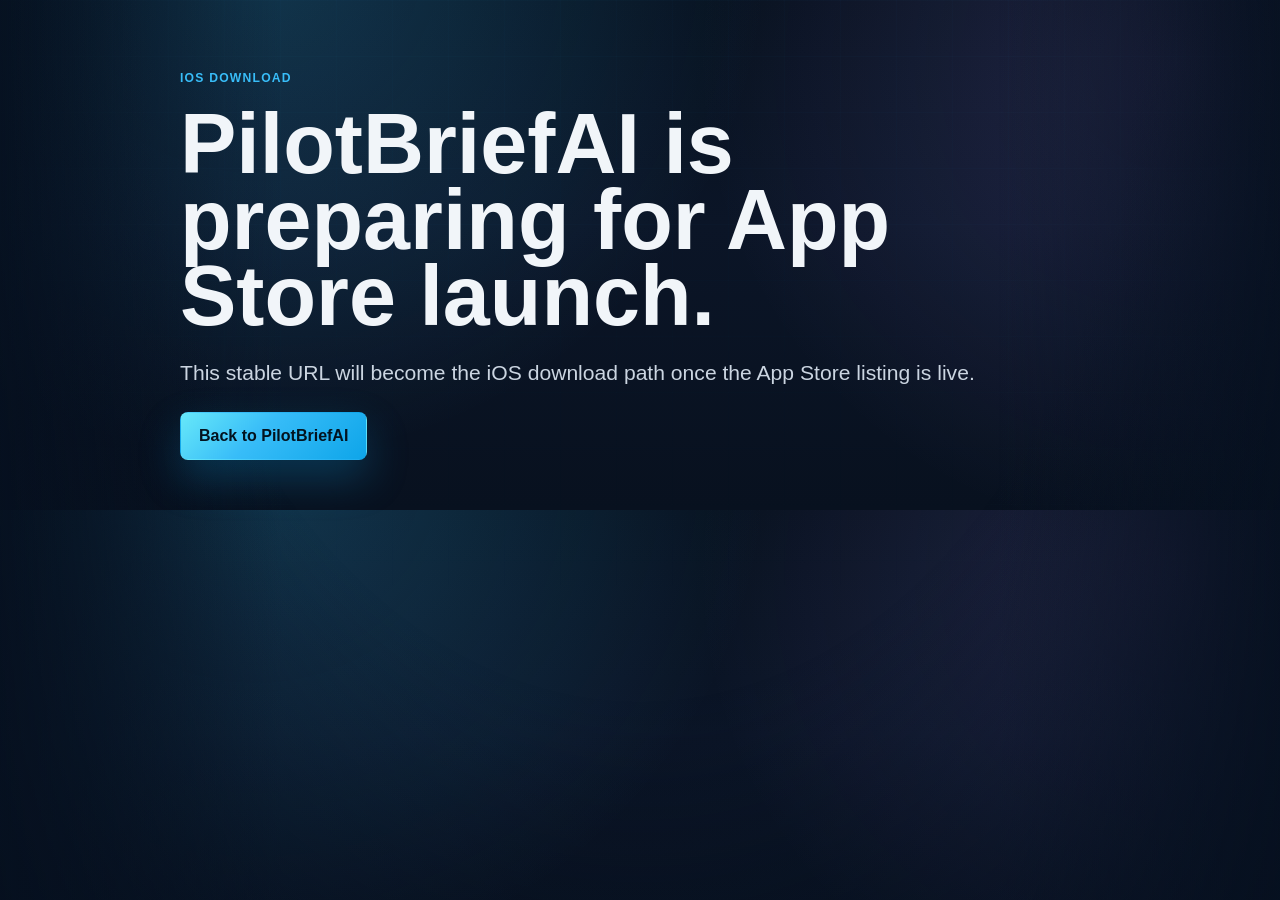
<file: download/ios/index.html>
<!DOCTYPE html>
<html lang="en">
<head>
  <meta charset="utf-8">
  <meta name="viewport" content="width=device-width, initial-scale=1">
  <meta name="robots" content="noindex">
  <title>Download PilotBriefAI for iOS</title>
  <link rel="canonical" href="https://avi8ai.com/download/ios/">
  <link rel="icon" href="../../assets/pilotbriefai-icon-192.png">
  <link rel="stylesheet" href="../../styles.css">
</head>
<body>
  <main class="legal-wrap">
    <section class="legal-hero">
      <p class="eyebrow">iOS download</p>
      <h1>PilotBriefAI is preparing for App Store launch.</h1>
      <p class="lead">This stable URL will become the iOS download path once the App Store listing is live.</p>
      <p><a class="btn primary" href="../../index.html">Back to PilotBriefAI</a></p>
    </section>
  </main>
</body>
</html>
</file>
<file: styles.css>
:root {
  --bg: #0f172a;
  --bg-deep: #06101f;
  --surface: #1e293b;
  --surface-alt: #142033;
  --panel: rgba(30, 41, 59, 0.82);
  --border: #334155;
  --text: #f1f5f9;
  --secondary: #cbd5e1;
  --muted: #7c8ba1;
  --accent: #38bdf8;
  --accent-2: #0ea5e9;
  --vfr: #4ade80;
  --mvfr: #60a5fa;
  --ifr: #f87171;
  --lifr: #d946ef;
  --go: #4ade80;
  --marginal: #fbbf24;
  --nogo: #f87171;
  --free: #64748b;
  --vfr-plan: #22c55e;
  --ifr-plan: #38bdf8;
  --cfi-plan: #a78bfa;
  --twilight: #fb923c;
  --shadow: 0 28px 90px rgba(0, 0, 0, 0.38);
  color-scheme: dark;
}

* {
  box-sizing: border-box;
}

html {
  scroll-behavior: smooth;
}

body {
  margin: 0;
  min-width: 320px;
  background:
    radial-gradient(circle at 20% -10%, rgba(56, 189, 248, 0.22), transparent 32rem),
    radial-gradient(circle at 92% 12%, rgba(167, 139, 250, 0.16), transparent 30rem),
    linear-gradient(180deg, #07111f 0%, #0b1527 44%, #08111f 100%);
  color: var(--text);
  font-family: -apple-system, BlinkMacSystemFont, "Segoe UI", sans-serif;
  line-height: 1.65;
}

body::before {
  content: "";
  position: fixed;
  inset: 0;
  z-index: -2;
  opacity: 0.34;
  background:
    linear-gradient(rgba(56, 189, 248, 0.07) 1px, transparent 1px),
    linear-gradient(90deg, rgba(56, 189, 248, 0.06) 1px, transparent 1px);
  background-size: 56px 56px;
  mask-image: linear-gradient(to bottom, #000 0%, transparent 78%);
}

body::after {
  content: "";
  position: fixed;
  inset: 0;
  z-index: -1;
  pointer-events: none;
  background:
    radial-gradient(ellipse at 50% 0%, transparent 0, transparent 55%, rgba(6, 16, 31, 0.72) 100%),
    linear-gradient(90deg, rgba(6, 16, 31, 0.86), transparent 22%, transparent 78%, rgba(6, 16, 31, 0.84));
}

a {
  color: inherit;
  text-decoration: none;
}

img {
  display: block;
  max-width: 100%;
}

p,
h1,
h2,
h3 {
  margin-top: 0;
}

h1,
h2,
h3 {
  letter-spacing: 0;
}

.nowrap {
  white-space: nowrap;
}

h1 {
  max-width: 820px;
  margin-bottom: 22px;
  font-size: clamp(3rem, 6.6vw, 6.4rem);
  line-height: 0.9;
}

h2 {
  margin-bottom: 16px;
  font-size: clamp(2.05rem, 4.2vw, 4rem);
  line-height: 1.02;
}

h3 {
  margin-bottom: 10px;
  font-size: 1.15rem;
  line-height: 1.2;
}

.container {
  width: min(1200px, calc(100% - 32px));
  margin: 0 auto;
}

.site-header {
  position: sticky;
  top: 0;
  z-index: 50;
  border-bottom: 1px solid rgba(51, 65, 85, 0.72);
  background: rgba(7, 17, 31, 0.86);
  backdrop-filter: blur(18px);
}

.nav {
  display: flex;
  min-height: 76px;
  align-items: center;
  justify-content: space-between;
  gap: 22px;
}

.brand {
  display: inline-flex;
  align-items: center;
  gap: 12px;
  min-width: fit-content;
  font-weight: 800;
}

.brand-mark {
  width: 46px;
  height: 46px;
  border: 1px solid rgba(56, 189, 248, 0.32);
  border-radius: 14px;
  object-fit: cover;
  box-shadow: 0 0 30px rgba(56, 189, 248, 0.24);
}

.brand small {
  display: block;
  color: var(--accent);
  font-size: 0.68rem;
  font-weight: 800;
  letter-spacing: 0.12em;
  line-height: 1.1;
  text-transform: uppercase;
}

.brand span {
  display: block;
  color: var(--text);
  font-size: 1.02rem;
  line-height: 1.15;
}

.nav-links {
  display: flex;
  align-items: center;
  gap: 20px;
  color: var(--secondary);
  font-size: 0.92rem;
  font-weight: 700;
}

.nav-links a {
  white-space: nowrap;
}

.nav-links a:hover {
  color: var(--accent);
}

.btn,
.store-badge {
  display: inline-flex;
  align-items: center;
  justify-content: center;
  gap: 10px;
  border: 1px solid rgba(56, 189, 248, 0.42);
  border-radius: 8px;
  min-height: 48px;
  padding: 0 18px;
  background: rgba(56, 189, 248, 0.12);
  color: var(--text);
  font-weight: 800;
  line-height: 1.15;
  transition: border-color 160ms ease, transform 160ms ease, background 160ms ease;
}

.btn:hover,
.store-badge:hover {
  transform: translateY(-1px);
  border-color: rgba(56, 189, 248, 0.9);
}

.btn.primary {
  border-color: transparent;
  background: linear-gradient(135deg, #67e8f9 0%, var(--accent) 42%, #0ea5e9 100%);
  color: #03131f;
  box-shadow: 0 18px 42px rgba(14, 165, 233, 0.26);
}

.btn.ghost {
  background: rgba(15, 23, 42, 0.68);
  color: var(--secondary);
}

.btn ion-icon {
  flex: 0 0 auto;
  font-size: 1.3rem;
}

.hero {
  position: relative;
  overflow: hidden;
  padding: 56px 0 72px;
}

.hero::before {
  content: "";
  position: absolute;
  inset: 0;
  background: linear-gradient(90deg, rgba(6, 16, 31, 0.92), rgba(6, 16, 31, 0.58) 45%, rgba(6, 16, 31, 0.82));
  pointer-events: none;
}

.hero-grid {
  position: relative;
  display: grid;
  grid-template-columns: minmax(0, 0.82fr) minmax(560px, 1fr);
  gap: 28px;
  align-items: start;
}

.hero-copy {
  position: relative;
  z-index: 10;
  max-width: 600px;
}

.hero-copy h1,
.hero-copy .lead {
  max-width: 600px;
}

.eyebrow {
  display: inline-flex;
  align-items: center;
  gap: 9px;
  margin: 0 0 18px;
  color: var(--accent);
  font-size: 0.76rem;
  font-weight: 800;
  letter-spacing: 0.1em;
  text-transform: uppercase;
}

.status-dot {
  width: 9px;
  height: 9px;
  border-radius: 50%;
  background: var(--marginal);
  box-shadow: 0 0 0 7px rgba(251, 191, 36, 0.13), 0 0 24px rgba(251, 191, 36, 0.45);
}

.lead {
  color: var(--secondary);
  font-size: clamp(1.08rem, 2vw, 1.32rem);
}

.hero-actions,
.store-row,
.chip-row {
  display: flex;
  flex-wrap: wrap;
  align-items: center;
  gap: 12px;
}

.hero-actions {
  margin: 30px 0 18px;
}

.trial-note {
  display: flex;
  flex-wrap: wrap;
  gap: 12px;
  margin: 18px 0 0;
  color: var(--secondary);
}

.trial-note span {
  display: inline-flex;
  align-items: center;
  gap: 8px;
}

.store-row {
  margin-top: 24px;
}

.nav-store {
  display: flex;
  align-items: center;
  gap: 10px;
  min-width: fit-content;
}

.store-badge {
  min-height: auto;
  padding: 0;
  border: 0;
  background: transparent;
  box-shadow: 0 18px 42px rgba(0, 0, 0, 0.28);
}

.store-badge img {
  width: clamp(184px, 18vw, 238px);
  height: auto;
}

.nav-store .store-badge {
  box-shadow: 0 12px 28px rgba(0, 0, 0, 0.3);
}

.nav-store .store-badge img {
  width: clamp(120px, 10vw, 148px);
}

.hero-kicker {
  max-width: 760px;
  color: var(--text);
  font-size: clamp(1.1rem, 2vw, 1.28rem);
  font-weight: 850;
}

.store-badge small,
.metric-label {
  display: block;
  color: var(--muted);
  font-size: 0.68rem;
  font-weight: 800;
  letter-spacing: 0.05em;
  line-height: 1.1;
  text-transform: uppercase;
}

.store-badge strong {
  display: block;
  font-size: 1.04rem;
}

.chip-row {
  margin-top: 22px;
}

.ai-badge {
  display: inline-flex;
  align-items: center;
  gap: 5px;
  width: fit-content;
  border: 1px solid rgba(56, 189, 248, 0.3);
  border-radius: 999px;
  padding: 3px 8px;
  background: rgba(56, 189, 248, 0.12);
  color: var(--accent);
  font-size: 0.72rem;
  font-weight: 800;
  line-height: 1.1;
}

.ai-badge ion-icon {
  font-size: 0.86rem;
}

.chip {
  display: inline-flex;
  align-items: center;
  gap: 8px;
  min-height: 30px;
  border: 1px solid rgba(51, 65, 85, 0.85);
  border-radius: 999px;
  padding: 4px 10px;
  background: rgba(15, 23, 42, 0.68);
  color: var(--secondary);
  font-size: 0.82rem;
  font-weight: 800;
}

.dot {
  width: 8px;
  height: 8px;
  border-radius: 50%;
  background: var(--accent);
}

.dot.vfr { background: var(--vfr); }
.dot.mvfr { background: var(--mvfr); }
.dot.ifr { background: var(--ifr); }
.dot.lifr { background: var(--lifr); }
.dot.warn { background: var(--marginal); }
.dot.go { background: var(--go); }

.flight-deck {
  position: relative;
  min-height: 660px;
}

.phone {
  position: absolute;
  filter: drop-shadow(0 34px 54px rgba(0, 0, 0, 0.46));
}

.phone img {
  display: block;
  width: 100%;
  height: auto;
}

.phone.main {
  top: 190px;
  right: 0;
  z-index: 5;
  width: min(292px, 47%);
}

.phone.left {
  top: 100px;
  left: 0;
  z-index: 4;
  width: min(292px, 47%);
  opacity: 1;
  transform: none;
}

.phone.right {
  display: none;
}

.deck-card {
  position: absolute;
  z-index: 8;
  border: 1px solid rgba(56, 189, 248, 0.38);
  border-radius: 8px;
  background: rgba(8, 17, 31, 0.9);
  box-shadow: 0 18px 50px rgba(0, 0, 0, 0.28);
  backdrop-filter: blur(18px);
}

.metar-tile {
  left: 18%;
  right: auto;
  bottom: -110px;
  top: auto;
  transform: translateX(-50%);
  width: min(275px, 66vw);
  padding: 0;
  overflow: hidden;
  border-color: rgba(56, 189, 248, 0.42);
  border-radius: 20px;
}

.metar-tile img {
  display: block;
  width: 100%;
  border-radius: 19px 19px 0 0;
}

.metar-windy-bar {
  display: flex;
  align-items: center;
  justify-content: space-between;
  padding: 7px 12px;
  background: rgba(6, 14, 26, 0.97);
  border-top: 1px solid rgba(255, 107, 35, 0.25);
  font-size: 0.67rem;
  letter-spacing: 0.06em;
  text-transform: uppercase;
}

.metar-windy-label {
  display: flex;
  align-items: center;
  gap: 5px;
  color: var(--muted);
  font-weight: 700;
}

.windy-brand {
  color: #ff6b35;
  font-weight: 900;
  letter-spacing: 0.04em;
}

.windy-inline {
  display: inline-flex;
  align-items: center;
  margin-left: 6px;
  padding: 1px 7px;
  border: 1px solid rgba(255, 107, 35, 0.45);
  border-radius: 999px;
  color: #ff6b35;
  font-size: 0.7em;
  font-weight: 900;
  letter-spacing: 0.05em;
  vertical-align: middle;
}

.mini-metric {
  border: 1px solid rgba(51, 65, 85, 0.72);
  border-radius: 8px;
  padding: 9px;
  background: rgba(30, 41, 59, 0.76);
}

.mini-metric b {
  display: block;
  color: var(--text);
  font-size: 1.04rem;
  line-height: 1.2;
}

.route-card {
  left: 18px;
  bottom: 72px;
  width: min(330px, 76vw);
  padding: 16px;
}

.route-line {
  display: flex;
  align-items: center;
  justify-content: space-between;
  gap: 12px;
  margin-top: 14px;
}

.route-line span {
  display: grid;
  place-items: center;
  width: 54px;
  height: 54px;
  border: 1px solid rgba(56, 189, 248, 0.34);
  border-radius: 8px;
  background: rgba(56, 189, 248, 0.1);
  font-weight: 900;
}

.route-line i {
  flex: 1;
  height: 2px;
  background: linear-gradient(90deg, var(--accent), var(--marginal), var(--ifr));
}

.section {
  padding: 82px 0;
}

.section.compact {
  padding: 56px 0;
}

.section.alt {
  border-block: 1px solid rgba(51, 65, 85, 0.58);
  background:
    linear-gradient(180deg, rgba(30, 41, 59, 0.34), rgba(15, 23, 42, 0.2)),
    rgba(8, 17, 31, 0.4);
}

.section-head {
  margin-bottom: 34px;
}

.section-head.center {
  margin-inline: auto;
  text-align: center;
}

.workflow {
  counter-reset: flow;
}

.workflow .panel {
  display: grid;
  grid-template-columns: 48px 1fr;
  gap: 15px;
  align-items: start;
}

.step-num {
  display: grid;
  place-items: center;
  width: 48px;
  height: 48px;
  border: 1px solid rgba(56, 189, 248, 0.4);
  border-radius: 8px;
  background: rgba(56, 189, 248, 0.1);
  color: var(--accent);
  font-weight: 900;
}

.quote-panel {
  margin-top: 18px;
  border-color: rgba(56, 189, 248, 0.42);
  background: linear-gradient(135deg, rgba(56, 189, 248, 0.12), rgba(15, 23, 42, 0.92));
}

.quote-panel p {
  margin: 0;
  color: var(--text);
  font-size: clamp(1.25rem, 2.6vw, 2rem);
  font-weight: 800;
  line-height: 1.25;
}

.efb-table {
  margin-top: 18px;
  overflow-x: auto;
}

.efb-table table {
  width: 100%;
  min-width: 820px;
  border-collapse: collapse;
}

.efb-table th,
.efb-table td {
  border-bottom: 1px solid rgba(51, 65, 85, 0.76);
  padding: 14px 12px;
  color: var(--secondary);
  text-align: center;
  vertical-align: middle;
}

.efb-table th {
  color: var(--text);
  font-size: 0.78rem;
  letter-spacing: 0.08em;
  text-transform: uppercase;
}

.efb-table th:first-child,
.efb-table td:first-child {
  position: sticky;
  left: 0;
  z-index: 1;
  background: #111c2d;
  color: var(--text);
  text-align: left;
  font-weight: 850;
}

.efb-table .yes {
  color: var(--go);
  font-weight: 900;
}

.efb-table .no {
  color: var(--muted);
  font-weight: 900;
}

.stat-strip {
  display: grid;
  grid-template-columns: repeat(5, minmax(0, 1fr));
  gap: 10px;
}

.stat-tile {
  border: 1px solid rgba(51, 65, 85, 0.78);
  border-radius: 8px;
  padding: 16px;
  background: rgba(15, 23, 42, 0.7);
}

.stat-tile strong {
  display: block;
  color: var(--accent);
  font-size: 2rem;
  line-height: 1.05;
}

.stat-tile span {
  color: var(--secondary);
  font-size: 0.86rem;
}

.grid {
  display: grid;
  gap: 18px;
}

.grid.two { grid-template-columns: repeat(2, minmax(0, 1fr)); }
.grid.three { grid-template-columns: repeat(3, minmax(0, 1fr)); }
.grid.four { grid-template-columns: repeat(4, minmax(0, 1fr)); }

.suite-grid {
  gap: 22px;
  align-items: stretch;
}

.panel,
.legal-card {
  border: 1px solid rgba(51, 65, 85, 0.86);
  border-radius: 8px;
  background:
    linear-gradient(180deg, rgba(30, 41, 59, 0.92), rgba(15, 23, 42, 0.92));
  box-shadow: 0 18px 60px rgba(0, 0, 0, 0.2);
}

.panel {
  position: relative;
  overflow: hidden;
  padding: 24px;
}

.panel::before {
  content: "";
  position: absolute;
  inset: 0 0 auto;
  height: 1px;
  background: linear-gradient(90deg, transparent, rgba(56, 189, 248, 0.55), transparent);
}

.panel p,
.legal-card p,
.legal-card li {
  color: var(--secondary);
}

.icon-tile {
  display: grid;
  place-items: center;
  width: 44px;
  height: 44px;
  margin-bottom: 18px;
  border: 1px solid rgba(56, 189, 248, 0.35);
  border-radius: 8px;
  background: rgba(56, 189, 248, 0.1);
  color: var(--accent);
}

.icon-tile ion-icon {
  font-size: 1.55rem;
}

.suite-card {
  display: flex;
  min-height: 100%;
  flex-direction: column;
  padding: 26px;
  background:
    linear-gradient(135deg, rgba(56, 189, 248, 0.08), transparent 34%),
    linear-gradient(180deg, rgba(30, 41, 59, 0.96), rgba(13, 22, 38, 0.96));
}

.suite-card::after {
  content: "";
  position: absolute;
  inset: auto 22px 0;
  height: 3px;
  border-radius: 999px 999px 0 0;
  background: linear-gradient(90deg, transparent, rgba(56, 189, 248, 0.52), transparent);
  opacity: 0.58;
}

.suite-top {
  display: flex;
  align-items: center;
  justify-content: space-between;
  gap: 16px;
  margin-bottom: 22px;
}

.suite-top .icon-tile {
  flex: 0 0 auto;
  margin: 0;
}

.suite-card h3 {
  margin-bottom: 12px;
  font-size: 1.28rem;
}

.suite-card > p {
  margin-bottom: 0;
}

.suite-card .feature-list {
  margin-top: 24px;
  padding-top: 20px;
  border-top: 1px solid rgba(51, 65, 85, 0.72);
}

.brief-groups {
  display: grid;
  grid-template-columns: repeat(3, 1fr);
  gap: 16px;
  margin-bottom: 48px;
}

.brief-group {
  display: flex;
  flex-direction: column;
}

.brief-group h3 {
  margin: 12px 0 8px;
}

.brief-group > p {
  margin-bottom: 20px;
  color: var(--secondary);
  font-size: 0.9rem;
}

.brief-group.ai-group {
  border-color: rgba(56, 189, 248, 0.34);
  background:
    radial-gradient(circle at 80% 10%, rgba(56, 189, 248, 0.08), transparent 60%),
    rgba(15, 23, 42, 0.82);
}

.brief-feat {
  list-style: none;
  margin: 0 0 0 0;
  padding: 0;
  display: grid;
  gap: 7px;
  margin-top: auto;
}

.brief-feat li {
  display: flex;
  align-items: center;
  gap: 8px;
  padding: 9px 11px;
  border: 1px solid rgba(51, 65, 85, 0.55);
  border-radius: 7px;
  background: rgba(15, 23, 42, 0.55);
  color: var(--secondary);
  font-size: 0.84rem;
  font-weight: 700;
}

.brief-feat li ion-icon {
  flex-shrink: 0;
  color: var(--accent);
  font-size: 0.82rem;
}

.brief-group:not(.ai-group) .brief-feat li ion-icon {
  color: var(--muted);
}

.brief-feat li small {
  margin-left: auto;
  border: 1px solid rgba(56, 189, 248, 0.3);
  border-radius: 999px;
  padding: 1px 6px;
  background: rgba(56, 189, 248, 0.1);
  color: var(--accent);
  font-size: 0.62rem;
  font-weight: 800;
  letter-spacing: 0.06em;
  text-transform: uppercase;
}

.boi-badge {
  display: inline-flex;
  align-items: center;
  gap: 5px;
  border: 1px solid rgba(56, 189, 248, 0.3);
  border-radius: 999px;
  padding: 3px 8px;
  background: rgba(56, 189, 248, 0.12);
  color: var(--accent);
  font-size: 0.66rem;
  font-weight: 800;
  letter-spacing: 0.04em;
  text-transform: uppercase;
  white-space: nowrap;
}

.boi-badge ion-icon {
  font-size: 0.76rem;
}

.boi-badge.data {
  border-color: rgba(51, 65, 85, 0.8);
  background: rgba(30, 41, 59, 0.7);
  color: var(--muted);
}

.boi-badge.live {
  border-color: rgba(74, 222, 128, 0.3);
  background: rgba(74, 222, 128, 0.1);
  color: var(--vfr);
}

.decision-panel {
  display: grid;
  grid-template-columns: minmax(0, 1fr) 230px;
  gap: 20px;
  align-items: stretch;
}

.brief-card {
  min-height: 100%;
  border-color: rgba(251, 191, 36, 0.42);
}

.brief-top {
  display: flex;
  align-items: center;
  justify-content: space-between;
  gap: 12px;
  margin-bottom: 18px;
}

.verdict-bar {
  display: grid;
  place-items: center;
  min-height: 78px;
  margin: 0 -24px 20px;
  background: var(--marginal);
  color: #03131f;
  font-size: 1.7rem;
  font-weight: 900;
}

.gng-panel {
  display: grid;
  place-items: center;
  min-height: 100%;
}

.gng-stack {
  display: grid;
  gap: 10px;
  width: 100%;
}

.gng-option {
  border: 1px solid rgba(51, 65, 85, 0.85);
  border-radius: 8px;
  padding: 14px;
  background: rgba(15, 23, 42, 0.72);
}

.gng-option strong {
  display: flex;
  align-items: center;
  gap: 8px;
  color: var(--text);
}

.gng-option.active {
  border-color: rgba(251, 191, 36, 0.56);
  background: rgba(251, 191, 36, 0.12);
}

.metrics {
  display: grid;
  grid-template-columns: repeat(3, 1fr);
  gap: 10px;
  margin-top: 18px;
}

.feature-list {
  display: grid;
  gap: 12px;
  margin-top: 18px;
}

.feature-list span {
  display: flex;
  align-items: flex-start;
  gap: 10px;
  color: var(--secondary);
}

.feature-list ion-icon {
  flex: 0 0 auto;
  margin-top: 4px;
  color: var(--go);
}

.cfi-command {
  display: grid;
  grid-template-columns: minmax(0, 1.02fr) minmax(390px, 0.88fr);
  gap: 34px;
  align-items: center;
}

.cfi-copy {
  min-width: 0;
}

.cfi-steps {
  list-style: none;
  margin: 28px 0 0;
  padding: 0;
}

.cfi-steps li {
  display: flex;
  align-items: flex-start;
  gap: 16px;
  padding: 16px 0;
  border-top: 1px solid rgba(51, 65, 85, 0.45);
}

.cfi-steps li:last-child {
  border-bottom: 1px solid rgba(51, 65, 85, 0.45);
}

.cfi-steps li > div {
  flex: 1;
  min-width: 0;
}

.cfi-steps strong {
  display: block;
  color: var(--text);
  font-size: 0.95rem;
  font-weight: 700;
  margin-bottom: 4px;
}

.cfi-steps li p {
  margin: 0;
  font-size: 0.85rem;
  color: var(--secondary);
  line-height: 1.5;
}

.icon-tile.cfi-icon {
  flex-shrink: 0;
  width: 36px;
  height: 36px;
  margin-bottom: 0;
  margin-top: 2px;
  border-color: rgba(167, 139, 250, 0.3);
  background: rgba(167, 139, 250, 0.1);
  color: var(--cfi-plan);
}

.icon-tile.cfi-icon ion-icon {
  font-size: 1.1rem;
}

.cfi-flow span {
  display: inline-flex;
  align-items: center;
  gap: 8px;
  min-height: 42px;
  border: 1px solid rgba(167, 139, 250, 0.42);
  border-radius: 8px;
  padding: 0 12px;
  background: rgba(167, 139, 250, 0.1);
  color: var(--text);
  font-size: 0.86rem;
  font-weight: 900;
  white-space: nowrap;
}

.cfi-flow ion-icon {
  color: var(--cfi-plan);
  font-size: 1.1rem;
}

.cfi-flow i {
  flex: 0 0 24px;
  height: 1px;
  background: linear-gradient(90deg, rgba(167, 139, 250, 0.2), rgba(56, 189, 248, 0.8));
}

.cfi-visual {
  position: relative;
  min-height: 580px;
  overflow: hidden;
  border: 1px solid rgba(167, 139, 250, 0.22);
  border-radius: 12px;
  background: #060e1c;
  box-shadow: var(--shadow);
}

.cfi-visual::before {
  content: "";
  position: absolute;
  inset: 0;
  background: radial-gradient(ellipse at 62% 38%, rgba(167, 139, 250, 0.13), transparent 68%);
  pointer-events: none;
}

.cfi-screen {
  position: absolute;
  z-index: 1;
  overflow: hidden;
  border: 1px solid rgba(148, 163, 184, 0.18);
  border-radius: 14px;
  background: #06101f;
  box-shadow: 0 20px 56px rgba(0, 0, 0, 0.6), 0 0 0 1px rgba(167, 139, 250, 0.08);
}

.cfi-screen img {
  display: block;
  width: 100%;
  height: 100%;
  object-fit: cover;
  object-position: top center;
}

.cfi-screen.teaching {
  left: 6%;
  top: 28px;
  width: min(58%, 390px);
  bottom: 28px;
}

.cfi-screen.sending {
  right: 4%;
  top: 72px;
  width: min(52%, 350px);
  bottom: 28px;
  box-shadow: 0 24px 64px rgba(0, 0, 0, 0.7), 0 0 0 1px rgba(167, 139, 250, 0.12), -8px 0 32px rgba(0, 0, 0, 0.4);
}

.cfi-status-card {
  position: absolute;
  left: 28px;
  right: 28px;
  bottom: 24px;
  z-index: 3;
  border: 1px solid rgba(167, 139, 250, 0.46);
  border-radius: 8px;
  padding: 18px;
  background: rgba(7, 17, 31, 0.88);
  backdrop-filter: blur(14px);
}

.cfi-status-card h3 {
  margin: 12px 0 4px;
}

.cfi-status-card p {
  margin-bottom: 14px;
  color: var(--secondary);
}

.cfi-status-grid {
  display: grid;
  grid-template-columns: repeat(3, minmax(0, 1fr));
  gap: 8px;
}

.cfi-status-grid span {
  border: 1px solid rgba(51, 65, 85, 0.82);
  border-radius: 8px;
  padding: 10px;
  background: rgba(15, 23, 42, 0.72);
  color: var(--secondary);
  font-size: 0.82rem;
}

.cfi-status-grid b {
  display: block;
  color: var(--cfi-plan);
  font-size: 1rem;
  line-height: 1.15;
}

.mock-oral-preview {
  display: grid;
  grid-template-columns: minmax(0, 0.92fr) minmax(440px, 1.05fr);
  gap: 38px;
  align-items: center;
  margin-top: 54px;
  border: 1px solid rgba(167, 139, 250, 0.36);
  border-radius: 8px;
  padding: clamp(22px, 3.2vw, 34px);
  background:
    radial-gradient(circle at 78% 10%, rgba(167, 139, 250, 0.18), transparent 21rem),
    radial-gradient(circle at 16% 88%, rgba(56, 189, 248, 0.11), transparent 18rem),
    linear-gradient(180deg, rgba(15, 23, 42, 0.82), rgba(7, 17, 31, 0.94));
  box-shadow: 0 32px 100px rgba(0, 0, 0, 0.28);
}

.mock-oral-copy .lead {
  max-width: 680px;
}

.mock-oral-copy h2 {
  max-width: 620px;
}

.mock-oral-flow {
  display: flex;
  flex-wrap: wrap;
  align-items: center;
  gap: 10px;
  margin: 26px 0 24px;
}

.mock-oral-flow span {
  display: inline-flex;
  align-items: center;
  gap: 8px;
  min-height: 40px;
  border: 1px solid rgba(167, 139, 250, 0.38);
  border-radius: 999px;
  padding: 0 13px;
  background: rgba(167, 139, 250, 0.11);
  color: var(--text);
  font-size: 0.82rem;
  font-weight: 900;
  white-space: nowrap;
}

.mock-oral-flow ion-icon {
  color: var(--cfi-plan);
  font-size: 1rem;
}

.mock-oral-flow i {
  flex: 0 0 22px;
  height: 1px;
  background: linear-gradient(90deg, rgba(167, 139, 250, 0.2), rgba(56, 189, 248, 0.8));
}

.mock-oral-cards {
  display: grid;
  gap: 12px;
  margin-top: 24px;
}

.mock-oral-cards div {
  border: 1px solid rgba(51, 65, 85, 0.72);
  border-radius: 8px;
  padding: 15px 16px;
  background: rgba(15, 23, 42, 0.58);
}

.mock-oral-cards strong {
  display: block;
  margin-bottom: 4px;
  color: var(--text);
  line-height: 1.2;
}

.mock-oral-cards p {
  margin: 0;
  color: var(--secondary);
  font-size: 0.92rem;
  line-height: 1.55;
}

.mock-oral-visual {
  position: relative;
  display: grid;
  align-content: center;
  gap: 16px;
  min-height: 830px;
  min-width: 0;
  padding: 18px;
  border: 1px solid rgba(56, 189, 248, 0.2);
  border-radius: 8px;
  background:
    linear-gradient(rgba(56, 189, 248, 0.045) 1px, transparent 1px),
    linear-gradient(90deg, rgba(56, 189, 248, 0.045) 1px, transparent 1px),
    rgba(4, 12, 25, 0.72);
  background-size: 24px 24px;
  box-shadow: inset 0 1px 0 rgba(255, 255, 255, 0.04);
}

.mock-oral-command-shot,
.mock-oral-shot {
  margin: 0;
  overflow: hidden;
  border: 1px solid rgba(56, 189, 248, 0.28);
  background: #06101f;
  box-shadow: 0 24px 70px rgba(0, 0, 0, 0.34);
}

.mock-oral-command-shot {
  width: min(386px, 100%);
  margin: 4px auto 28px;
  border-color: rgba(167, 139, 250, 0.58);
  border-radius: 14px;
}

.mock-oral-command-shot img,
.mock-oral-shot img {
  display: block;
  width: 100%;
  height: auto;
}

.mock-oral-phone-pair {
  display: grid;
  grid-template-columns: minmax(0, 0.92fr) minmax(0, 1fr);
  gap: 18px;
  align-items: center;
  justify-items: center;
}

.mock-oral-shot {
  border-radius: 18px;
}

.mock-oral-shot.setup {
  width: 100%;
  max-width: 270px;
}

.mock-oral-shot.question {
  width: 100%;
  max-width: 290px;
  max-height: 610px;
}

.mock-oral-shot.question img {
  height: 610px;
  object-fit: cover;
  object-position: top center;
}

.mock-oral-proof {
  border: 1px solid rgba(56, 189, 248, 0.3);
  border-radius: 8px;
  padding: 14px 16px;
  background: rgba(7, 17, 31, 0.86);
}

.mock-oral-proof span {
  display: inline-flex;
  margin-bottom: 6px;
  color: var(--accent);
  font-size: 0.72rem;
  font-weight: 900;
  letter-spacing: 0.08em;
  text-transform: uppercase;
}

.mock-oral-proof strong {
  display: block;
  color: var(--text);
  line-height: 1.25;
}

.mock-oral-proof p {
  margin: 4px 0 0;
  color: var(--secondary);
  font-size: 0.88rem;
  line-height: 1.45;
}

.route-showcase {
  display: grid;
  grid-template-columns: minmax(0, 0.95fr) minmax(0, 1.05fr);
  gap: 34px;
  align-items: stretch;
}

.route-showcase.center {
  align-items: center;
}

.pirep-showcase {
  display: grid;
  grid-template-columns: minmax(0, 1fr) minmax(460px, 1fr);
  gap: 48px;
  align-items: center;
}

.pirep-copy {
  min-width: 0;
}

.pirep-copy h2 {
  font-size: clamp(2.25rem, 4.4vw, 3.5rem);
}

.pirep-copy .lead + .lead {
  margin-top: -4px;
}

.pirep-legend {
  display: flex;
  flex-wrap: wrap;
  gap: 8px;
  margin-top: 22px;
}

.pirep-legend span {
  display: inline-flex;
  align-items: center;
  gap: 7px;
  border: 1px solid rgba(51, 65, 85, 0.82);
  border-radius: 999px;
  padding: 5px 10px;
  background: rgba(15, 23, 42, 0.72);
  color: var(--secondary);
  font-size: 0.72rem;
  font-weight: 900;
  letter-spacing: 0.04em;
  text-transform: uppercase;
}

.pirep-legend i {
  width: 8px;
  height: 8px;
  border-radius: 999px;
}

.pirep-legend .sev { background: var(--nogo); }
.pirep-legend .mod { background: var(--twilight); }
.pirep-legend .lght { background: var(--marginal); }
.pirep-legend .icing { background: var(--accent); }
.pirep-legend .neg { background: var(--go); }

.pirep-notes div {
  grid-template-columns: 44px minmax(0, 1fr);
}

.pirep-notes .icon-tile {
  grid-row: span 2;
  margin: 0;
}

.pirep-quote {
  margin-top: 22px;
  border: 1px solid rgba(56, 189, 248, 0.34);
  border-radius: 8px;
  padding: 16px 18px;
  background:
    linear-gradient(135deg, rgba(56, 189, 248, 0.12), rgba(15, 23, 42, 0.84));
  color: var(--text);
  font-size: 1.04rem;
  font-weight: 850;
  line-height: 1.35;
}

.pirep-quote span {
  display: block;
  margin-top: 8px;
  color: var(--muted);
  font-size: 0.74rem;
  font-weight: 800;
  letter-spacing: 0.06em;
  text-transform: uppercase;
}

.pirep-media {
  display: flex;
  align-items: center;
  justify-content: center;
}

.pirep-panel {
  position: relative;
  overflow: hidden;
  margin: 0;
  border: 1px solid rgba(56, 189, 248, 0.22);
  border-radius: 8px;
  background:
    radial-gradient(circle at 50% 0%, rgba(56, 189, 248, 0.16), transparent 24rem),
    linear-gradient(180deg, rgba(30, 41, 59, 0.72), rgba(7, 17, 31, 0.94));
  box-shadow: var(--shadow);
}

.pirep-panel img {
  display: block;
  width: 100%;
  height: auto;
}

.pirep-panel-large figcaption {
  position: absolute;
  left: 16px;
  right: 16px;
  bottom: 16px;
  z-index: 2;
  border: 1px solid rgba(56, 189, 248, 0.28);
  border-radius: 8px;
  padding: 10px 12px;
  background: rgba(7, 17, 31, 0.86);
  color: var(--secondary);
  font-size: 0.82rem;
  font-weight: 800;
  backdrop-filter: blur(12px);
}

.pirep-phone-panel {
  align-self: center;
  width: min(390px, 100%);
  border-radius: 24px;
  background: transparent;
}

.pirep-phone-panel img {
  display: block;
  border-radius: 23px;
}

.route-notes {
  display: grid;
  gap: 14px;
  margin-top: 28px;
}

.route-notes div {
  display: grid;
  grid-template-columns: 42px minmax(0, 1fr);
  column-gap: 14px;
  align-items: start;
  border-top: 1px solid rgba(51, 65, 85, 0.76);
  padding-top: 16px;
}

.route-notes .note-number {
  display: grid;
  place-items: center;
  width: 34px;
  height: 34px;
  border: 1px solid rgba(56, 189, 248, 0.34);
  border-radius: 8px;
  background: rgba(56, 189, 248, 0.08);
  color: var(--accent);
  font-size: 0.72rem;
  font-weight: 900;
}

.route-notes strong {
  color: var(--text);
  font-size: 1.04rem;
  line-height: 1.2;
}

.route-notes p {
  grid-column: 2;
  margin: 4px 0 0;
  color: var(--secondary);
}

.insight-rail {
  display: grid;
  grid-template-columns: repeat(2, minmax(0, 1fr));
  gap: 0;
  margin-top: 28px;
  overflow: hidden;
  border: 1px solid rgba(51, 65, 85, 0.76);
  border-radius: 8px;
  background:
    linear-gradient(135deg, rgba(56, 189, 248, 0.08), transparent 36%),
    rgba(15, 23, 42, 0.62);
}

.insight-rail.compact {
  grid-template-columns: repeat(2, minmax(0, 1fr));
}

.insight-rail div {
  min-width: 0;
  padding: 18px;
  border-right: 1px solid rgba(51, 65, 85, 0.7);
  border-bottom: 1px solid rgba(51, 65, 85, 0.7);
}

.insight-rail div:nth-child(2n) {
  border-right: 0;
}

.insight-rail div:nth-last-child(-n+2) {
  border-bottom: 0;
}

.insight-rail strong {
  display: block;
  margin-bottom: 6px;
  color: var(--text);
  line-height: 1.2;
}

.insight-rail p {
  margin: 0;
  color: var(--secondary);
  font-size: 0.95rem;
}

.weather-explorer-showcase {
  display: grid;
  grid-template-columns: minmax(320px, 0.78fr) minmax(0, 1fr);
  gap: 48px;
  align-items: center;
}

.weather-explorer-phone {
  display: grid;
  place-items: center;
  min-height: 700px;
  padding: 26px;
  border: 1px solid rgba(56, 189, 248, 0.24);
  border-radius: 8px;
  background:
    radial-gradient(circle at 50% 18%, rgba(74, 222, 128, 0.13), transparent 16rem),
    radial-gradient(circle at 50% 4%, rgba(56, 189, 248, 0.2), transparent 19rem),
    linear-gradient(180deg, rgba(15, 23, 42, 0.82), rgba(7, 17, 31, 0.96));
  box-shadow: 0 30px 90px rgba(0, 0, 0, 0.28);
}

.weather-explorer-phone img {
  width: min(392px, 100%);
  border: 1px solid rgba(56, 189, 248, 0.38);
  border-radius: 18px;
  box-shadow: 0 28px 80px rgba(0, 0, 0, 0.48);
}

.weather-explorer-copy .lead {
  max-width: 720px;
}

.weather-tool-list {
  display: grid;
  gap: 14px;
  margin-top: 30px;
}

.weather-tool-list div {
  display: grid;
  grid-template-columns: 48px minmax(0, 1fr);
  gap: 5px 14px;
  align-items: start;
  border: 1px solid rgba(51, 65, 85, 0.72);
  border-radius: 8px;
  padding: 16px;
  background: rgba(15, 23, 42, 0.58);
}

.weather-tool-list .icon-tile {
  grid-row: span 2;
  width: 42px;
  height: 42px;
}

.weather-tool-list strong {
  color: var(--text);
  line-height: 1.2;
}

.weather-tool-list p {
  margin: 0;
  color: var(--secondary);
  font-size: 0.94rem;
}

.screenshot-panel,
.product-visual {
  overflow: hidden;
  position: relative;
  border: 1px solid rgba(56, 189, 248, 0.22);
  border-radius: 8px;
  background:
    radial-gradient(circle at 50% 0%, rgba(56, 189, 248, 0.16), transparent 24rem),
    linear-gradient(180deg, rgba(30, 41, 59, 0.72), rgba(7, 17, 31, 0.94));
}

.screenshot-panel::after,
.product-visual::after {
  content: "";
  position: absolute;
  inset: 0;
  pointer-events: none;
  background:
    linear-gradient(180deg, rgba(7, 17, 31, 0.05), transparent 42%, rgba(7, 17, 31, 0.42)),
    linear-gradient(90deg, rgba(7, 17, 31, 0.24), transparent 18%, transparent 82%, rgba(7, 17, 31, 0.24));
}

.screenshot-panel img {
  width: 100%;
}

.pirep-visual {
  display: flex;
  align-items: center;
  justify-content: center;
  align-self: center;
  min-height: 0;
  padding: 24px;
  background: none;
  border: none;
  box-shadow: none;
}

.pirep-visual img {
  width: auto;
  max-width: 340px;
  height: auto;
  border-radius: 24px;
  border: 1.5px solid rgba(51, 65, 85, 0.8);
  box-shadow: 0 32px 90px rgba(0, 0, 0, 0.55), 0 0 0 1px rgba(56, 189, 248, 0.1);
}

.pirep-visual::after {
  display: none;
}

.screenshot-panel.pad {
  padding: 16px;
}

.screenshot-panel.pad img {
  border: 1px solid rgba(51, 65, 85, 0.82);
  border-radius: 8px;
  background: #07111f;
}

.combo-card {
  display: flex;
  flex-direction: column;
  gap: 18px;
  background:
    radial-gradient(circle at 50% 76%, rgba(56, 189, 248, 0.14), transparent 16rem),
    linear-gradient(180deg, rgba(30, 41, 59, 0.92), rgba(10, 19, 34, 0.96));
}

.combo-visual {
  height: 400px;
  flex-shrink: 0;
  padding: 22px;
  border-color: rgba(56, 189, 248, 0.14);
  background:
    radial-gradient(circle at 50% 34%, rgba(56, 189, 248, 0.2), transparent 15rem),
    linear-gradient(180deg, rgba(56, 189, 248, 0.08), rgba(7, 17, 31, 0.58));
  box-shadow: inset 0 1px 0 rgba(255, 255, 255, 0.04);
}

.combo-visual.phone-frame,
.combo-visual.single {
  display: grid;
  place-items: center;
}

.combo-visual.phone-frame img,
.combo-visual.single img {
  width: min(295px, 92%);
  max-height: 390px;
  object-fit: contain;
  filter: drop-shadow(0 24px 44px rgba(0, 0, 0, 0.45));
}

.combo-visual.alt-panel {
  height: auto;
  background: none;
  border: none;
  box-shadow: none;
  padding: 0;
  min-height: 0;
  align-self: stretch;
  display: flex;
  align-items: center;
  justify-content: center;
}

.combo-visual.alt-panel img {
  width: auto;
  height: 100%;
  max-width: 100%;
  max-height: none;
  object-fit: contain;
  filter: none;
  border-radius: 20px;
  border: 1.5px solid rgba(51, 65, 85, 0.8);
  box-shadow: 0 32px 90px rgba(0, 0, 0, 0.55), 0 0 0 1px rgba(56, 189, 248, 0.1);
}

.combo-visual.live-track-panel {
  padding: 0;
  overflow: hidden;
  border-radius: 10px;
  background: none;
}

.combo-visual.live-track-panel img {
  display: block;
  width: 100%;
  height: 100%;
  object-fit: cover;
  object-position: center 52%;
}

.combo-visual.fly-map-panel {
  display: grid;
  place-items: center;
  padding: 12px;
  overflow: visible;
  background:
    radial-gradient(circle at 50% 24%, rgba(56, 189, 248, 0.2), transparent 14rem),
    linear-gradient(180deg, rgba(15, 23, 42, 0.2), rgba(2, 6, 23, 0.12));
}

.combo-visual.fly-map-panel img {
  width: auto;
  height: 374px;
  max-width: 100%;
  max-height: 100%;
  object-fit: contain;
  filter: drop-shadow(0 24px 42px rgba(0, 0, 0, 0.48));
}

.combo-visual.atc-visual {
  display: grid;
  align-content: center;
  gap: 12px;
}

.combo-visual.atc-visual img {
  position: relative;
  z-index: 1;
  border: 1px solid rgba(51, 65, 85, 0.76);
  border-radius: 8px;
  box-shadow: 0 18px 38px rgba(0, 0, 0, 0.3);
}

.combo-visual.atc-visual .chip-shot {
  width: min(230px, 72%);
  margin: 0 auto -4px;
  padding: 12px 22px;
  background: rgba(56, 189, 248, 0.1);
}

.combo-visual.atc-visual .panel-shot {
  width: min(330px, 100%);
  margin: 0 auto;
}

.fly-feature-section .combo-visual {
  height: 660px;
}

.fly-feature-section .combo-visual.phone-frame img {
  max-height: 520px;
}

.fly-feature-section .combo-visual.fly-map-panel img {
  width: auto;
  height: 620px;
  max-width: none;
}

.live-track-showcase {
  display: grid;
  grid-template-columns: minmax(0, 1.05fr) minmax(320px, 0.72fr);
  gap: 48px;
  align-items: center;
}

.live-track-copy .lead {
  max-width: 720px;
}

.live-track-tags {
  display: flex;
  flex-wrap: wrap;
  gap: 10px;
  margin: 28px 0 0;
}

.live-track-tags span {
  display: inline-flex;
  align-items: center;
  gap: 7px;
  border: 1px solid rgba(56, 189, 248, 0.3);
  border-radius: 999px;
  padding: 7px 11px;
  background: rgba(56, 189, 248, 0.08);
  color: var(--secondary);
  font-size: 0.84rem;
  font-weight: 800;
}

.live-track-tags ion-icon {
  color: var(--accent);
  font-size: 1rem;
}

.live-track-phone {
  display: grid;
  place-items: center;
  min-height: 650px;
  padding: 28px;
  border: 1px solid rgba(56, 189, 248, 0.24);
  border-radius: 8px;
  background:
    radial-gradient(circle at 50% 10%, rgba(56, 189, 248, 0.2), transparent 18rem),
    linear-gradient(180deg, rgba(15, 23, 42, 0.78), rgba(7, 17, 31, 0.95));
  box-shadow: 0 30px 90px rgba(0, 0, 0, 0.28);
}

.live-track-phone img {
  width: min(385px, 100%);
  border: 1px solid rgba(56, 189, 248, 0.38);
  border-radius: 18px;
  box-shadow: 0 28px 80px rgba(0, 0, 0, 0.48);
}

.receiver-compat {
  display: grid;
  gap: 26px;
}

.receiver-compat .section-head {
  max-width: 900px;
}

.receiver-head {
  margin-bottom: 0;
}

.receiver-head h2 {
  max-width: 980px;
  margin-inline: auto;
  font-size: clamp(2.35rem, 4.6vw, 4.9rem);
}

.spec-pill {
  display: inline-flex;
  align-items: center;
  gap: 9px;
  border: 1px solid rgba(56, 189, 248, 0.38);
  border-radius: 999px;
  padding: 8px 13px;
  background: rgba(56, 189, 248, 0.1);
  color: var(--text);
  font-size: 0.9rem;
  font-weight: 850;
}

.spec-pill ion-icon {
  color: var(--accent);
  font-size: 1.15rem;
}

.receiver-hero-graphic {
  overflow: hidden;
  width: min(1120px, 100%);
  margin: 2px auto 8px;
  border: 1px solid rgba(56, 189, 248, 0.32);
  border-radius: 8px;
  background: #06101f;
  box-shadow: 0 32px 90px rgba(0, 0, 0, 0.34), 0 0 0 1px rgba(74, 222, 128, 0.08);
}

.receiver-hero-graphic picture {
  display: block;
}

.receiver-hero-graphic img {
  width: 100%;
  height: auto;
}

.compat-grid {
  align-items: stretch;
}

.compat-card {
  display: flex;
  flex-direction: column;
  border-color: rgba(56, 189, 248, 0.2);
}

.compat-card.supported {
  border-color: rgba(74, 222, 128, 0.32);
}

.compat-card.unsupported {
  border-color: rgba(248, 113, 113, 0.3);
}

.compat-card.supported .icon-tile {
  border-color: rgba(74, 222, 128, 0.36);
  background: rgba(74, 222, 128, 0.1);
  color: var(--go);
}

.compat-card.unsupported .icon-tile {
  border-color: rgba(248, 113, 113, 0.34);
  background: rgba(248, 113, 113, 0.1);
  color: var(--nogo);
}

.compat-list {
  display: grid;
  gap: 12px;
  margin: 6px 0 0;
  padding: 0;
  list-style: none;
}

.compat-list li {
  position: relative;
  padding-left: 18px;
  color: var(--secondary);
  font-size: 0.94rem;
  line-height: 1.5;
}

.compat-list li::before {
  content: "";
  position: absolute;
  left: 0;
  top: 0.72em;
  width: 6px;
  height: 6px;
  border-radius: 999px;
  background: var(--accent);
}

.compat-card.supported .compat-list li::before {
  background: var(--go);
}

.compat-card.unsupported .compat-list li::before {
  background: var(--nogo);
}

.route-visual {
  min-height: 650px;
  padding: 22px;
}

.route-visual .route-shot {
  position: absolute;
  width: min(51%, 390px);
  max-height: calc(100% - 44px);
  object-fit: cover;
  object-position: top center;
  border: 1px solid rgba(56, 189, 248, 0.26);
  border-radius: 8px;
  box-shadow: 0 28px 70px rgba(0, 0, 0, 0.36);
}

.route-visual .route-shot.primary {
  left: 5%;
  top: 34px;
  z-index: 2;
}

.route-visual .route-shot.secondary {
  right: 5%;
  top: 92px;
  z-index: 1;
}

.route-visual .visual-caption {
  position: absolute;
  left: 24px;
  right: 24px;
  bottom: 20px;
  z-index: 3;
  border: 1px solid rgba(56, 189, 248, 0.28);
  border-radius: 8px;
  padding: 14px 16px;
  background: rgba(7, 17, 31, 0.84);
  color: var(--secondary);
  backdrop-filter: blur(16px);
}

.dashboard-spotlight {
  display: grid;
  grid-template-columns: minmax(0, 0.86fr) minmax(360px, 0.72fr);
  gap: 34px;
  align-items: center;
}

.dashboard-phone {
  min-height: 720px;
  display: grid;
  place-items: center;
  padding: 12px;
}

.dashboard-phone img {
  width: min(390px, 100%);
  filter: drop-shadow(0 34px 62px rgba(0, 0, 0, 0.46));
}

.dashboard-points {
  display: grid;
  gap: 12px;
  margin-top: 24px;
}

.dashboard-point {
  display: grid;
  grid-template-columns: 58px minmax(0, 1fr);
  gap: 16px;
  align-items: start;
  border: 1px solid rgba(51, 65, 85, 0.76);
  border-radius: 8px;
  padding: 16px;
  background:
    linear-gradient(135deg, rgba(56, 189, 248, 0.08), transparent 36%),
    rgba(15, 23, 42, 0.7);
}

.dash-icon {
  display: grid;
  place-items: center;
  width: 52px;
  height: 52px;
  border: 1px solid rgba(56, 189, 248, 0.32);
  border-radius: 8px;
  justify-self: start;
  color: var(--accent);
  background: rgba(56, 189, 248, 0.1);
}

.dash-icon ion-icon {
  color: var(--accent);
  font-size: 27px;
}

.dashboard-point > div {
  min-width: 0;
}

.dashboard-point h3 {
  margin: 0 0 5px;
  line-height: 1.15;
}

.dashboard-point p {
  margin-bottom: 0;
}

.wingman-section {
  position: relative;
  overflow: hidden;
}

.wingman-section::before {
  content: "";
  position: absolute;
  inset: 8% -12% auto auto;
  width: 420px;
  height: 420px;
  border-radius: 50%;
  background: radial-gradient(circle, rgba(56, 189, 248, 0.18), transparent 68%);
  pointer-events: none;
}

.wingman-showcase {
  display: grid;
  grid-template-columns: minmax(0, 1fr) minmax(360px, 0.9fr);
  gap: 44px;
  align-items: center;
}

.wingman-copy {
  position: relative;
  z-index: 1;
}

.wingman-copy .lead {
  max-width: 680px;
}

.wingman-rail {
  margin-top: 30px;
}

.wingman-visual {
  position: relative;
  display: grid;
  place-items: center;
  min-height: 560px;
  padding: 34px;
  border: 1px solid rgba(56, 189, 248, 0.24);
  border-radius: 8px;
  background:
    radial-gradient(circle at 50% 12%, rgba(56, 189, 248, 0.18), transparent 18rem),
    linear-gradient(180deg, rgba(15, 23, 42, 0.92), rgba(7, 17, 31, 0.96));
  box-shadow: 0 30px 90px rgba(0, 0, 0, 0.26);
}

.wingman-visual::before {
  content: "";
  position: absolute;
  inset: 28px;
  border: 1px solid rgba(56, 189, 248, 0.1);
  border-radius: 8px;
  background:
    linear-gradient(rgba(56, 189, 248, 0.05) 1px, transparent 1px),
    linear-gradient(90deg, rgba(56, 189, 248, 0.05) 1px, transparent 1px);
  background-size: 28px 28px;
  mask-image: linear-gradient(to bottom, #000, transparent 88%);
}

.wingman-shot {
  position: relative;
  z-index: 1;
  margin: 0;
  overflow: hidden;
  border: 1px solid rgba(56, 189, 248, 0.28);
  border-radius: 8px;
  background: #06101f;
  box-shadow: 0 24px 70px rgba(0, 0, 0, 0.34);
}

.wingman-shot img {
  width: 100%;
}

.wingman-curtain {
  width: min(430px, 100%);
}

.sectional {
  min-height: 360px;
  height: 100%;
  position: relative;
  overflow: hidden;
  border: 1px solid rgba(56, 189, 248, 0.28);
  border-radius: 8px;
  background:
    linear-gradient(rgba(8, 17, 31, 0.12), rgba(8, 17, 31, 0.64)),
    url("assets/screenshots/live-track.jpg") center / cover no-repeat;
}

.sectional::after {
  content: "";
  position: absolute;
  inset: 0;
  background:
    radial-gradient(circle at 48% 46%, rgba(56, 189, 248, 0.2), transparent 10rem),
    linear-gradient(180deg, transparent 40%, rgba(6, 16, 31, 0.92));
}

.wind-rose {
  position: absolute;
  left: 28px;
  bottom: 28px;
  z-index: 2;
  display: grid;
  place-items: center;
  width: 176px;
  height: 176px;
  border: 1px solid rgba(56, 189, 248, 0.5);
  border-radius: 50%;
  background: rgba(8, 17, 31, 0.78);
  box-shadow: 0 0 42px rgba(56, 189, 248, 0.14);
}

.wind-rose::before,
.wind-rose::after {
  content: "";
  position: absolute;
  background: rgba(56, 189, 248, 0.6);
}

.wind-rose::before {
  width: 2px;
  height: 140px;
  transform: rotate(20deg);
}

.wind-rose::after {
  width: 118px;
  height: 8px;
  border-radius: 999px;
  background: linear-gradient(90deg, var(--accent), var(--marginal));
  transform: rotate(112deg);
}

.wind-rose span {
  position: relative;
  z-index: 1;
  padding: 8px 10px;
  border-radius: 8px;
  background: #07111f;
  color: var(--text);
  font-weight: 900;
}

.ai-stack {
  display: grid;
  gap: 14px;
}

.ai-step {
  display: grid;
  grid-template-columns: 44px 1fr;
  gap: 14px;
  align-items: start;
  padding: 16px;
  border: 1px solid rgba(51, 65, 85, 0.78);
  border-radius: 8px;
  background: rgba(15, 23, 42, 0.74);
}

.ai-step b {
  display: grid;
  place-items: center;
  width: 44px;
  height: 44px;
  border-radius: 8px;
  background: rgba(56, 189, 248, 0.12);
  color: var(--accent);
}

.under-hood {
  margin-top: 18px;
}

.billing-toggle-row {
  display: flex;
  justify-content: center;
  margin-bottom: 36px;
}

.billing-toggle {
  display: inline-flex;
  gap: 4px;
  border: 1px solid rgba(51, 65, 85, 0.7);
  border-radius: 999px;
  padding: 4px;
  background: rgba(15, 23, 42, 0.6);
}

.billing-btn {
  display: inline-flex;
  align-items: center;
  gap: 8px;
  border: none;
  border-radius: 999px;
  padding: 8px 20px;
  background: transparent;
  color: var(--secondary);
  font-size: 0.9rem;
  font-weight: 700;
  cursor: pointer;
  transition: background 160ms ease, color 160ms ease;
  white-space: nowrap;
}

.billing-btn.active {
  background: rgba(56, 189, 248, 0.15);
  color: var(--text);
}

.toggle-save {
  display: inline-flex;
  align-items: center;
  border: 1px solid rgba(74, 222, 128, 0.35);
  border-radius: 999px;
  padding: 2px 7px;
  background: rgba(74, 222, 128, 0.12);
  color: var(--vfr);
  font-size: 0.65rem;
  font-weight: 800;
  letter-spacing: 0.04em;
  text-transform: uppercase;
}

.pricing-grid .price-sub {
  margin: 6px 0 0;
  color: var(--muted);
  font-size: 0.82rem;
}

.pricing-card {
  padding-top: 28px;
}

.pricing-card .badge {
  display: block;
  margin-bottom: 12px;
}

.pricing-card::after {
  content: "";
  position: absolute;
  inset: 0 0 auto;
  height: 4px;
  background: var(--tier, var(--accent));
}

.pricing-card.featured {
  border-color: rgba(56, 189, 248, 0.68);
  box-shadow: 0 24px 80px rgba(56, 189, 248, 0.12);
}

.tier-features {
  margin: 18px 0 0;
  padding: 0;
  list-style: none;
}

.tier-features li {
  display: flex;
  align-items: flex-start;
  gap: 9px;
  padding: 8px 0;
  border-top: 1px solid rgba(51, 65, 85, 0.55);
  color: var(--secondary);
  font-size: 0.92rem;
}

.tier-features ion-icon {
  flex: 0 0 auto;
  margin-top: 3px;
  color: var(--go);
}

.feature-matrix {
  margin-top: 24px;
  overflow-x: auto;
}

.feature-matrix table {
  width: 100%;
  min-width: 920px;
  border-collapse: collapse;
}

.feature-matrix th,
.feature-matrix td {
  border-bottom: 1px solid rgba(51, 65, 85, 0.76);
  padding: 13px 12px;
  color: var(--secondary);
  text-align: center;
  vertical-align: top;
}

.feature-matrix th {
  color: var(--text);
  font-size: 0.82rem;
  letter-spacing: 0.08em;
  text-transform: uppercase;
}

.feature-matrix th:first-child,
.feature-matrix td:first-child {
  position: sticky;
  left: 0;
  z-index: 1;
  background: #111c2d;
  color: var(--text);
  text-align: left;
  font-weight: 800;
}

.feature-matrix .group td {
  background: rgba(56, 189, 248, 0.08);
  color: var(--accent);
  font-size: 0.76rem;
  font-weight: 900;
  letter-spacing: 0.08em;
  text-transform: uppercase;
}

.feature-matrix .yes {
  color: var(--go);
  font-weight: 900;
}

.feature-matrix .no {
  color: var(--muted);
}

.badge {
  display: inline-flex;
  margin-bottom: 10px;
  border: 1px solid color-mix(in srgb, var(--tier, var(--accent)) 58%, transparent);
  border-radius: 999px;
  padding: 3px 9px;
  color: var(--tier, var(--accent));
  font-size: 0.73rem;
  font-weight: 900;
  letter-spacing: 0.05em;
  text-transform: uppercase;
}

.price {
  margin: 18px 0 8px;
  font-size: 2.35rem;
  font-weight: 900;
  line-height: 1;
}

.price small {
  color: var(--muted);
  font-size: 0.95rem;
  font-weight: 800;
}

.safety {
  border-color: rgba(251, 191, 36, 0.48);
  background:
    linear-gradient(135deg, rgba(251, 191, 36, 0.11), rgba(15, 23, 42, 0.92));
}

.site-footer {
  border-top: 1px solid rgba(51, 65, 85, 0.76);
  background: #07111f;
  padding: 40px 0;
  color: var(--muted);
}

.footer-grid {
  display: grid;
  grid-template-columns: 1fr auto;
  gap: 24px;
  align-items: start;
}

.footer-links {
  display: flex;
  flex-wrap: wrap;
  gap: 16px;
  color: var(--secondary);
  font-weight: 800;
}

.footer-safety {
  max-width: 680px;
  margin: 12px 0 0;
  color: var(--muted);
  font-size: 0.82rem;
  line-height: 1.55;
}

.legal-hero {
  padding: 64px 0 34px;
}

.legal-wrap {
  width: min(920px, calc(100% - 32px));
  margin: 0 auto;
}

.legal-card {
  padding: clamp(24px, 4vw, 46px);
  margin-bottom: 74px;
}

.legal-card h2 {
  margin-top: 34px;
  font-size: 1.46rem;
}

.legal-card ul {
  padding-left: 22px;
}

.notice {
  border: 1px solid rgba(251, 191, 36, 0.48);
  border-radius: 8px;
  padding: 18px;
  background: rgba(251, 191, 36, 0.09);
}

.faq details {
  border-top: 1px solid rgba(51, 65, 85, 0.82);
  padding: 18px 0;
}

.faq summary {
  cursor: pointer;
  color: var(--text);
  font-weight: 800;
}

@media (max-width: 980px) {
  .nav {
    align-items: flex-start;
    flex-direction: column;
    padding: 14px 0;
  }

  .nav-links {
    width: 100%;
    overflow-x: auto;
    padding-bottom: 4px;
  }

  .nav-store {
    flex-wrap: wrap;
  }

  .nav-store .store-badge img {
    width: 146px;
  }

  .hero-grid,
  .dashboard-spotlight,
  .grid.two,
  .grid.three,
  .grid.four,
  .insight-rail,
  .insight-rail.compact,
  .stat-strip,
  .cfi-command,
  .mock-oral-preview,
  .decision-panel,
  .route-showcase,
  .wingman-showcase,
  .live-track-showcase,
  .footer-grid,
  .pirep-showcase {
    grid-template-columns: 1fr;
  }

  .brief-groups {
    grid-template-columns: 1fr 1fr;
  }

  .weather-explorer-showcase {
    grid-template-columns: 1fr;
  }

  .insight-rail div,
  .insight-rail div:nth-child(2n),
  .insight-rail div:nth-last-child(-n+2) {
    border-right: 0;
    border-bottom: 1px solid rgba(51, 65, 85, 0.7);
  }

  .insight-rail div:last-child {
    border-bottom: 0;
  }

  .flight-deck {
    min-height: 610px;
  }

  .cfi-visual {
    min-height: 620px;
  }

  .wingman-visual {
    min-height: 620px;
  }

  .cfi-screen.teaching {
    left: 4%;
    width: min(58%, 380px);
  }

  .cfi-screen.sending {
    right: 4%;
    width: min(50%, 320px);
  }
}

@media (max-width: 680px) {
  h1 {
    font-size: clamp(2.85rem, 17vw, 4.6rem);
  }

  .brief-groups {
    grid-template-columns: 1fr;
  }

  .hero {
    padding-top: 34px;
  }

  .hero-grid {
    gap: 34px;
  }

  .flight-deck {
    min-height: auto;
  }

  .phone.main {
    position: relative;
    inset: auto;
    width: min(330px, 88vw);
    margin: 0 auto;
  }

  .phone.left,
  .phone.right,
  .deck-card {
    display: none;
  }

  .metrics,
  .metar-grid {
    grid-template-columns: 1fr;
  }

  .workflow .panel {
    grid-template-columns: 1fr;
  }

  .cfi-flow {
    align-items: stretch;
    flex-direction: column;
  }

  .cfi-flow i {
    width: 1px;
    height: 16px;
    margin-left: 20px;
  }

  .cfi-visual {
    min-height: auto;
    padding: 18px;
  }

  .cfi-screen {
    position: relative;
    inset: auto;
    width: 100%;
    height: auto;
  }

  .cfi-screen + .cfi-screen {
    margin-top: 14px;
  }

  .cfi-screen.teaching,
  .cfi-screen.sending {
    left: auto;
    right: auto;
    top: auto;
    width: 100%;
    height: auto;
  }

  .cfi-screen img {
    height: auto;
  }

  .cfi-status-card {
    position: relative;
    left: auto;
    right: auto;
    bottom: auto;
    margin-top: 14px;
  }

  .cfi-status-grid {
    grid-template-columns: 1fr;
  }

  .mock-oral-preview {
    padding: 18px;
  }

  .mock-oral-phone-pair {
    grid-template-columns: 1fr;
  }

  .mock-oral-shot.setup {
    margin-top: 0;
  }

  .mock-oral-shot.question {
    max-height: none;
  }

  .mock-oral-shot.question img {
    height: auto;
  }

  .mock-oral-flow {
    align-items: stretch;
    flex-direction: column;
  }

  .mock-oral-flow i {
    width: 1px;
    height: 14px;
    margin-left: 20px;
  }

  .route-visual {
    display: grid;
    gap: 14px;
    min-height: auto;
    padding: 16px;
  }

  .route-visual .route-shot {
    position: relative;
    width: 100%;
    max-height: none;
    object-fit: contain;
  }

  .route-visual .route-shot.primary,
  .route-visual .route-shot.secondary {
    left: auto;
    right: auto;
    top: auto;
  }

  .dashboard-phone {
    width: 100%;
    min-height: auto;
    padding: 16px;
  }

  .dashboard-phone img {
    width: min(310px, 100%);
  }

  .wingman-visual {
    min-height: auto;
    padding: 18px;
  }

  .weather-explorer-phone {
    order: 2;
    min-height: auto;
    padding: 16px;
  }

  .live-track-phone {
    min-height: auto;
    padding: 16px;
  }

  .wingman-visual::before {
    inset: 14px;
  }

  .wingman-shot {
    position: relative;
    inset: auto;
    width: 100%;
    transform: none;
  }

  .wingman-curtain {
    width: 100%;
  }

  .section {
    padding: 60px 0;
  }

  .sectional {
    min-height: 360px;
  }

  .wind-rose {
    width: 146px;
    height: 146px;
  }

  .pirep-panel-large figcaption {
    position: relative;
    left: auto;
    right: auto;
    bottom: auto;
    border-width: 1px 0 0;
    border-radius: 0;
  }

  .pirep-phone-panel {
    width: min(330px, 100%);
    margin: 0 auto;
  }
}
</file>
